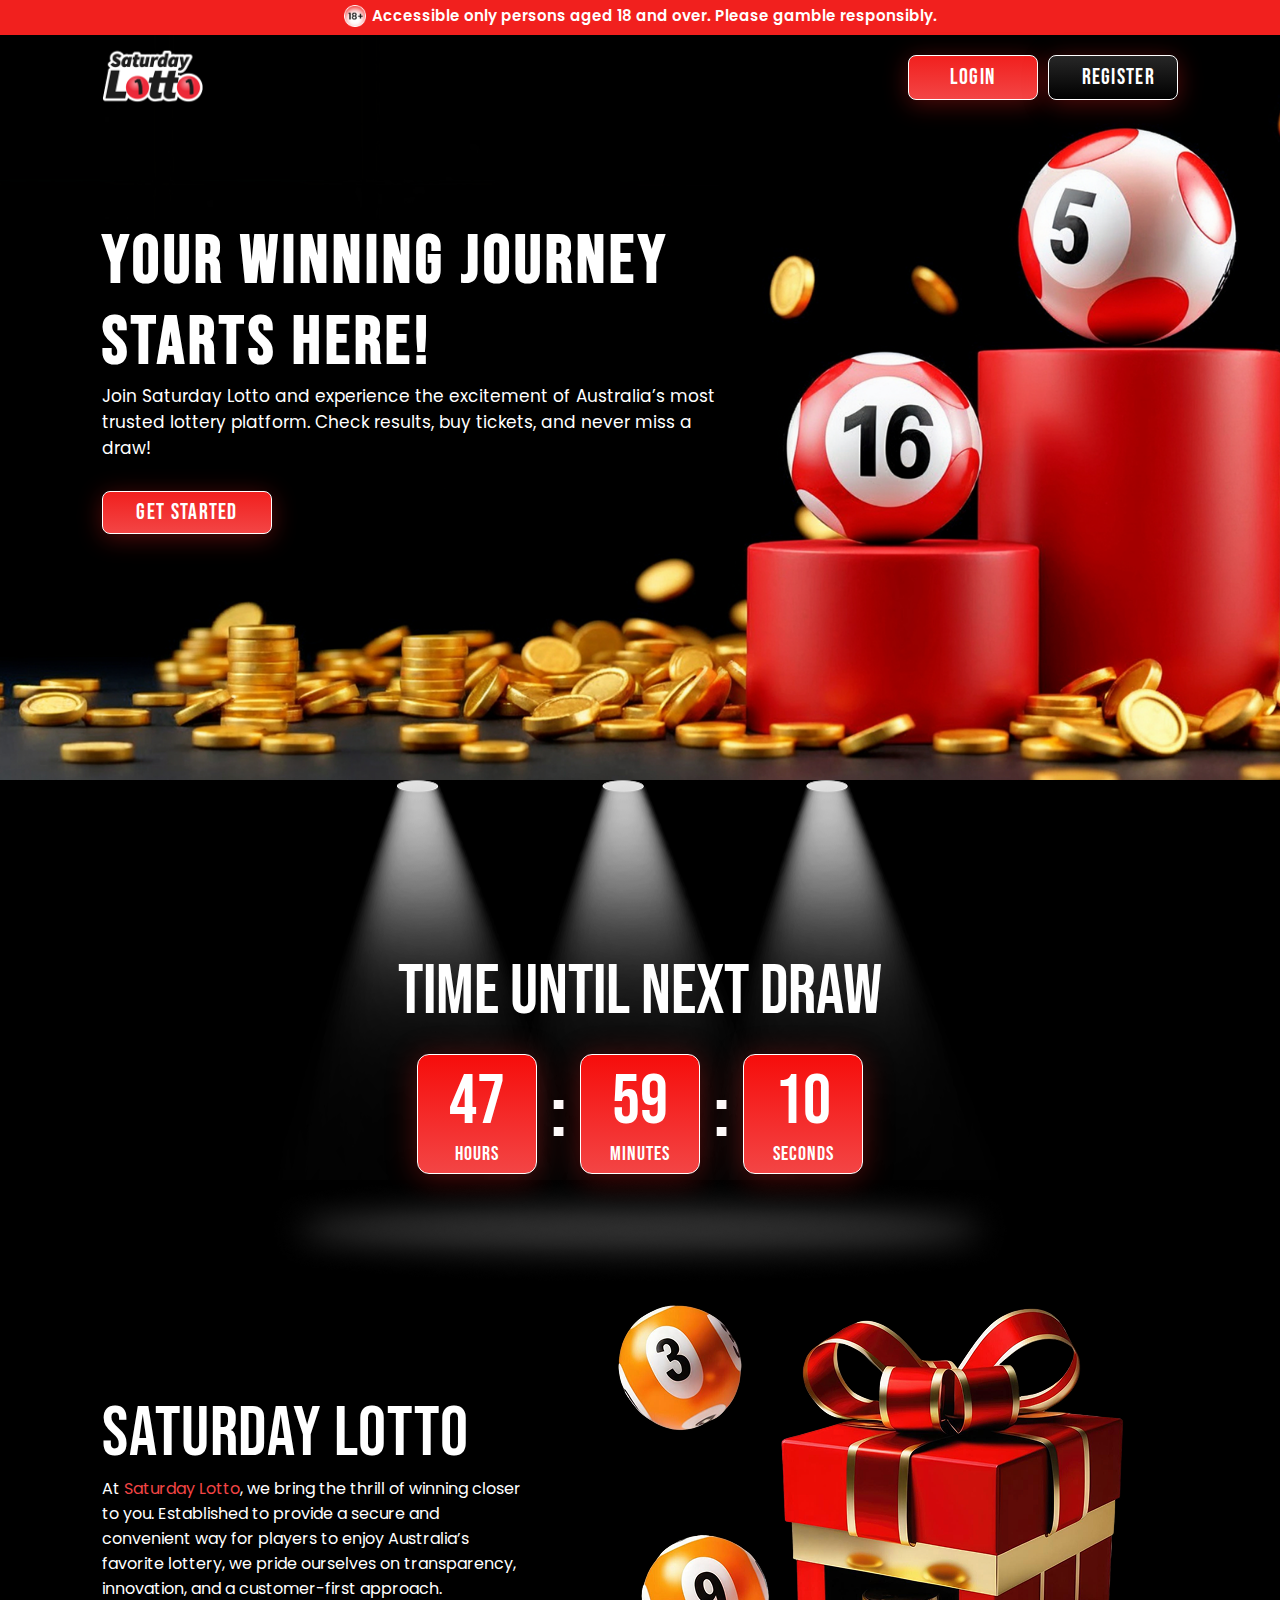
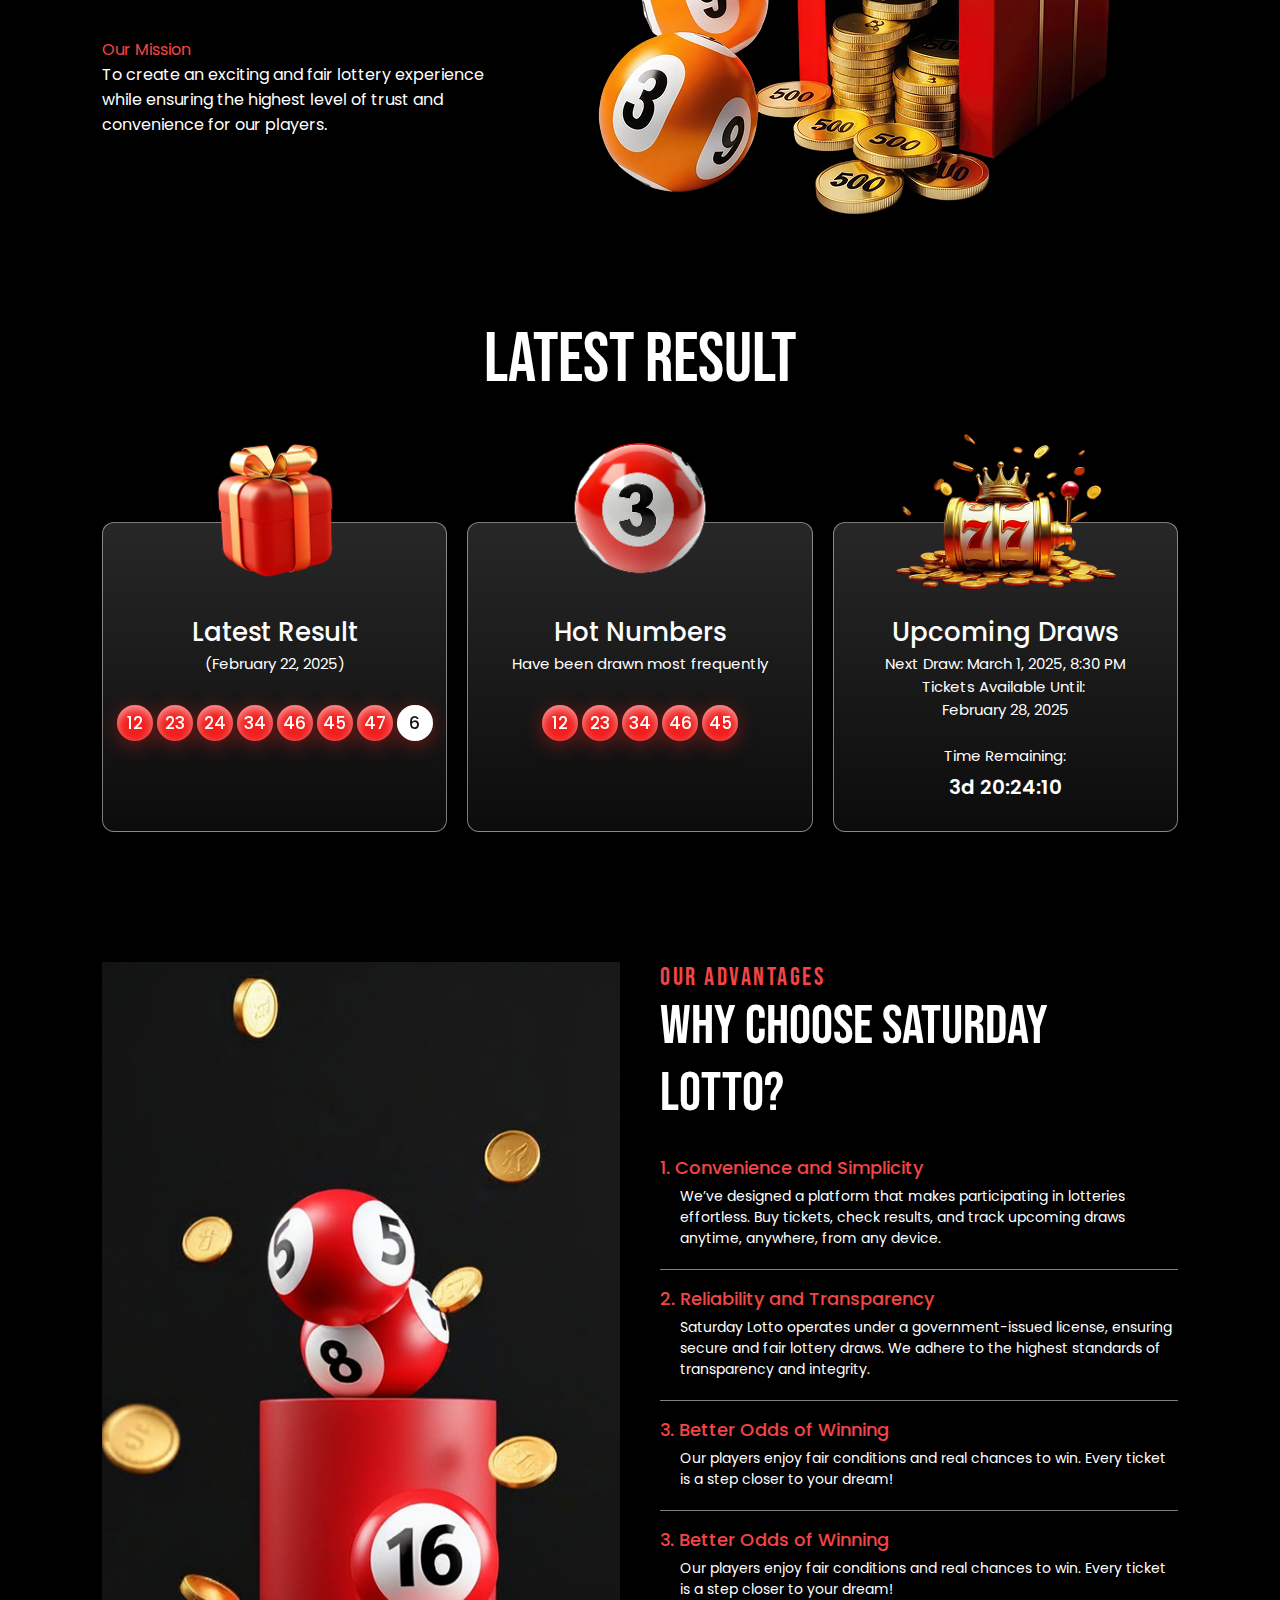
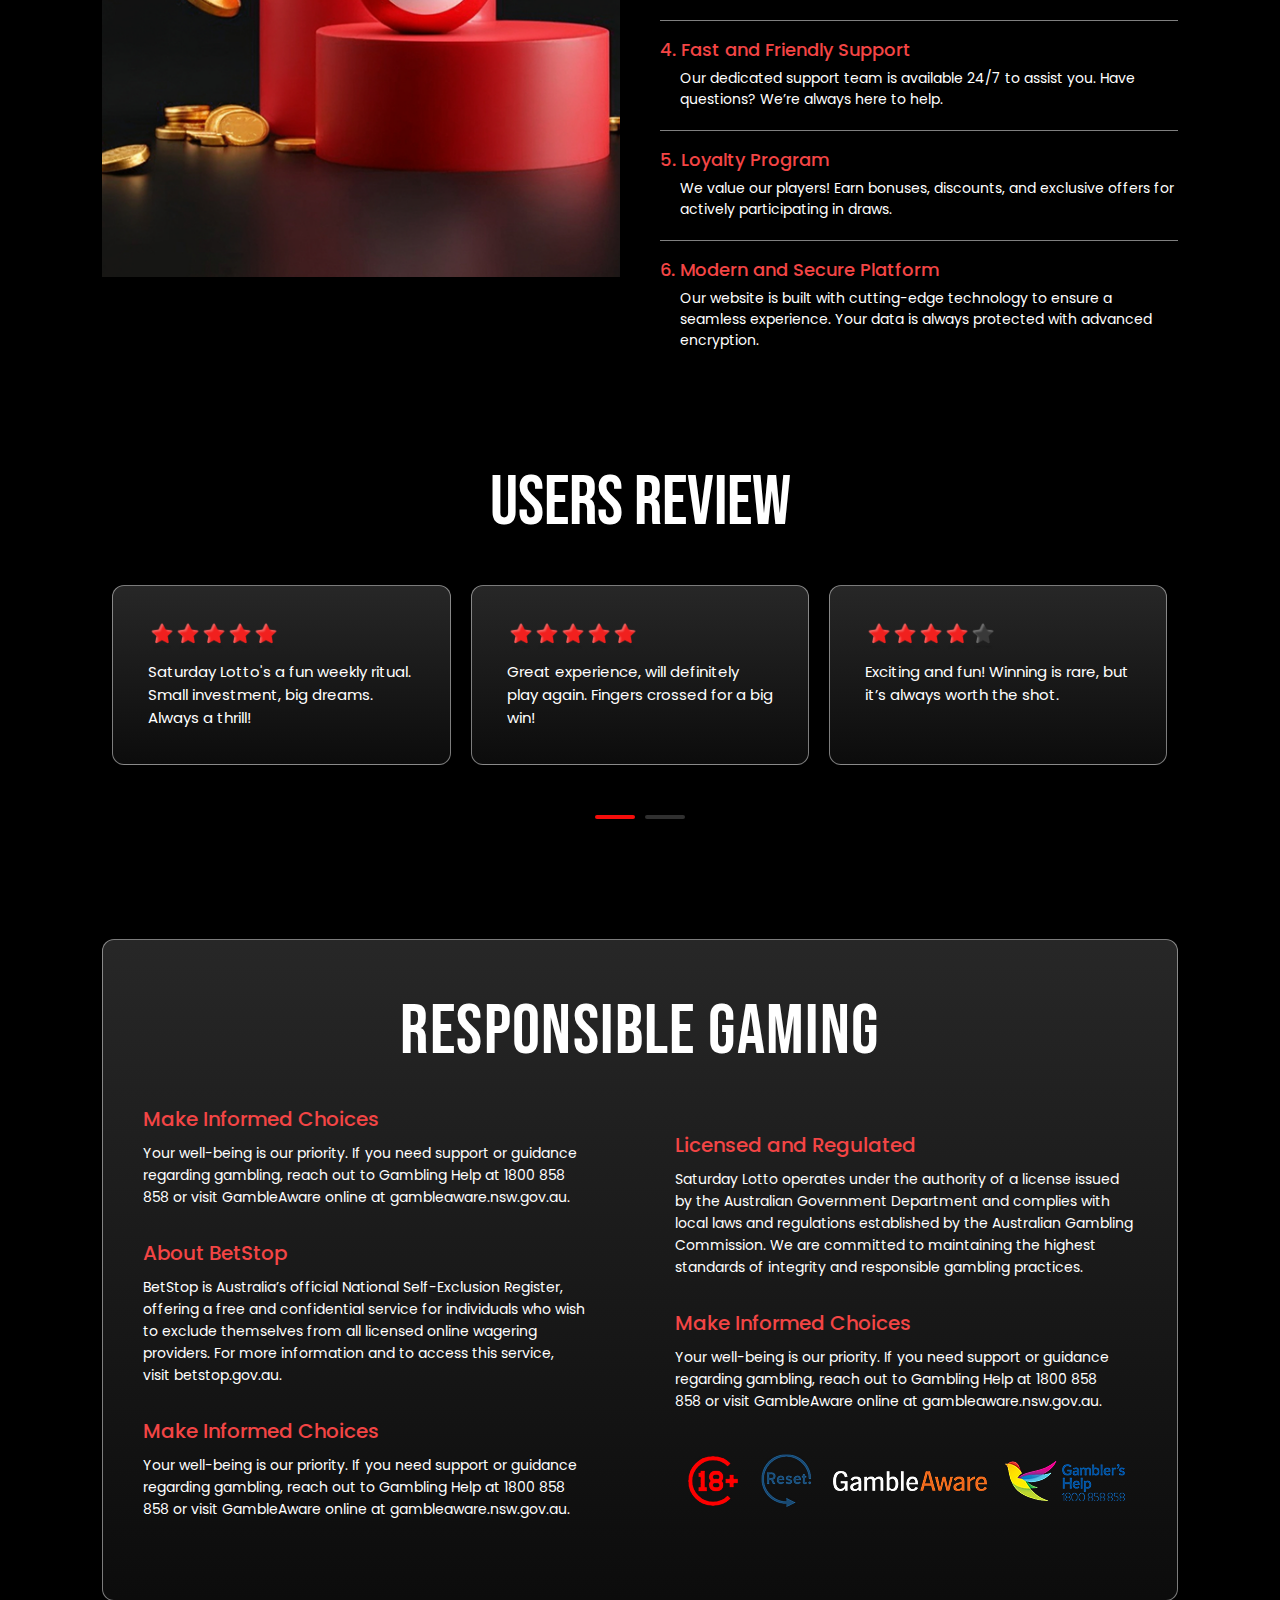
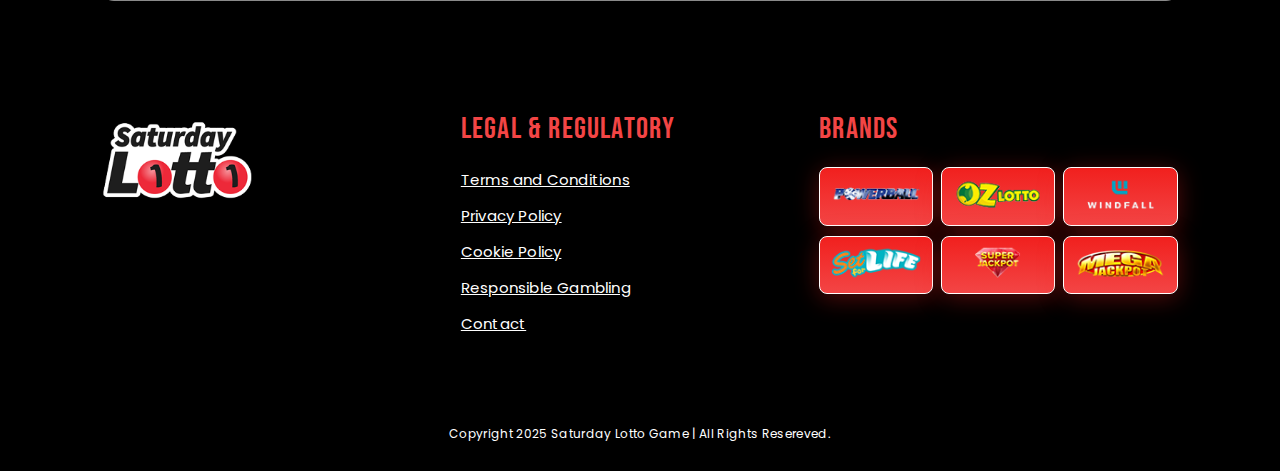
<file: index.html>
<!DOCTYPE html>
<html lang="en">
    <head>
        <meta charset="utf-8">
        <meta http-equiv="X-UA-Compatible" content="IE=edge">
        <meta name="viewport" content="width=device-width, initial-scale=1">
        
        <title>Saturday Lotto - Play & Win Big in Australia</title>
        
        <meta name="description" content="Play Saturday Lotto and stand a chance to win life-changing jackpots. Check results, strategies, and tips for the best lottery experience in Australia.">
        <meta name="keywords" content="Saturday Lotto, Lotto Australia, Saturday Lotto results, play lottery, lottery jackpot, winning numbers">
        <meta name="author" content="Saturday Lotto">
        
        <meta property="og:title" content="Saturday Lotto - Play & Win Big in Australia">
        <meta property="og:description" content="Join Saturday Lotto for a chance to win huge prizes! Get the latest results, winning strategies, and exclusive lottery insights.">
        <meta property="og:image" content="https://saturdaylotto.com/images/lotto-banner.png">
        <meta property="og:url" content="https://saturdaylotto.com">
        <meta property="og:type" content="website">
        
        <meta name="twitter:card" content="summary_large_image">
        <meta name="twitter:title" content="Saturday Lotto - Play & Win Big in Australia">
        <meta name="twitter:description" content="Check the latest Saturday Lotto results, strategies, and winning tips to boost your chances of hitting the jackpot.">
        <meta name="twitter:image" content="https://saturdaylotto.com/images/lotto-banner.jpg">
        
        <link rel="shortcut icon" href="images/fav-icon.png" type="image/x-icon">
        
        <link rel="stylesheet" href="css/style.css">
        <link rel="stylesheet" href="css/responsive.css">
        
        <link rel="preconnect" href="https://fonts.googleapis.com">
        <link rel="preconnect" href="https://fonts.gstatic.com" crossorigin>
        <link href="https://fonts.googleapis.com/css2?family=Bebas+Neue&family=Poppins:wght@100;200;300;400;500;600;700;800;900&display=swap" rel="stylesheet">
    </head>
    
    <body>
        <header class="header-section">
            <div class="warning-top-bar">
                <p><img src="images/waring-top-bar.png" alt="18+ Restriction Logo">Accessible only persons aged 18 and over. Please gamble responsibly.</p>
            </div>
            <div class="container">
                <div class="header-menu">
                    <div class="header-logo">
                        <a href="/">
                            <img src="images/saturday-logo.png" alt="Saturday Lotto Logo">
                        </a>
                    </div>
                    <div class="header-button">
                        <button class="login-btn" onclick="openLoginPopup()">Login</button>
                        <button class="signup-btn" onclick="openRegisterPopup()">Register</button>
                    </div>
                    <div id="registerPopup" class="popup-container">
                        <div class="popup">
                            <div class="popup-left"></div>
                            <div class="popup-right">
                                <span class="close-btn" onclick="closeRegisterPopup()">&times;</span>
                                <h2>REGISTER AN ACCOUNT</h2>
                                <p>Join thousands of users worldwide</p>
                                <form id="registerForm">
                                    <label>Full name</label>
                                    <input type="text" id="fullName" required>
                    
                                    <label>Email address</label>
                                    <input type="email" id="email" required>
                    
                                    <label>Password</label>
                                    <input type="password" id="password" required>
                                    <p class="password-info">Use 8+ characters with a mix of letters, numbers & symbols</p>
                    
                                    <label>Confirm Password</label>
                                    <input type="password" id="confirmPassword" required><br>
                    
                                    <label class="checkbox-container">
                                        <input type="checkbox" id="ageConfirm" required> I confirm that I am 18 years older
                                    </label>
                                    <label class="checkbox-container">
                                        <input type="checkbox" id="termsConfirm" required> I agree to the Terms of Service and Privacy
                                    </label>
                    
                                    <button type="submit" class="register-btn">REGISTER NOW</button>
                                </form>
                                <p class="have-account">Already have an account? <a href="#" onclick="openLoginPopup()">Log in</a></p>
                            </div>
                        </div>
                    </div>
                    <div id="loginPopup" class="popup-container">
                        <div class="popup">
                            <div class="popup-left-login"></div>
                            <div class="popup-right">
                                <span class="close-btn" onclick="closeLoginPopup()">&times;</span>
                                <h2>Log in to your account</h2>
                                <p>Join thousands of users worldwide</p>
                                <form id="loginForm">
                                    <label>Email address</label>
                                    <input type="email" id="loginEmail" required>
                    
                                    <label>Password</label>
                                    <input type="password" id="loginPassword" required>
                    
                                    <button type="submit" class="register-btn">LOGIN</button>
                                </form>
                                <p class="have-account"><a href="#" onclick="openForgotPasswordPopup()">Forgot Password?</a></p>
                                <p class="have-account">Don't have an account? <a href="#" onclick="openRegisterPopup()">Register</a></p>
                            </div>
                        </div>
                    </div>
                    <div id="forgotPasswordPopup" class="popup-container">
                        <div class="popup">
                            <div class="popup-left-login"></div>
                            <div class="popup-right">
                                <span class="close-btn" onclick="closeForgotPasswordPopup()">&times;</span>
                                <h2>RESET PASSWORD</h2>
                                <p>Enter your email to receive a reset link</p>
                                <form id="forgotPasswordForm">
                                    <label>Email address</label>
                                    <input type="email" id="forgotPasswordEmail" required>
                    
                                    <button type="submit" class="register-btn">SEND RESET LINK</button>
                                </form>
                                <p class="have-account"><a href="#" onclick="openLoginPopup()">Back to Login</a></p>
                            </div>
                        </div>
                    </div>
                    <style>
                        .popup-container {
                            display: none;
                            position: fixed;
                            top: 0;
                            left: 0;
                            width: 100%;
                            height: 100%;
                            background: rgba(0, 0, 0, 0.7);
                            justify-content: center;
                            align-items: center;
                            z-index: 999;
                        }
                        .popup {
                            display: flex;
                            width: 1000px;
                            background: #fff;
                            border-radius: 8px;
                            overflow: hidden;
                        }
                        .popup-left {
                            width: 50%;
                            background: url('images/register-bg.png') center/cover;
                            background-position: 85% 50%;
                        }
                        .popup-left-login {
                            width: 50%;
                            background: url('images/login-bg.png') center/cover;
                            background-position: 85% 50%;
                            min-height: 550px;
                        }
                        .popup-right {
                            width: 50%;
                            padding: 40px;
                            text-align: left;
                        }
                        .popup-right h2 {
                            color: #0C0C0C;
                            font-family: "Bebas Neue";
                            font-size: 40px;
                            font-weight: 500;
                            text-transform: uppercase;
                            padding-top: 15px;
                        }
                        .popup-right p {
                            color: #0C0C0C;
                            font-family: Poppins;
                            font-size: 15px;
                            font-weight: 400;
                            padding-bottom: 15px;
                        }
                        p.password-info {
                            color: #F1201E;
                            font-family: Poppins;
                            font-size: 11px;
                            font-style: normal;
                            font-weight: 400;
                            line-height: normal;
                            padding: 0px;
                        }
                        .close-btn {
                            font-size: 32px;
                            color: #333333;
                            float: right;
                            cursor: pointer;
                            font-weight: 600;
                        }
                        .close-btn:hover {
                            color: red;
                        }
                        form {
                            display: flex;
                            flex-direction: column;
                        }
                        label {
                            margin-top: 8px;
                            color: #0C0C0C;
                            font-family: Poppins;
                            font-size: 15px;
                        }
                        input {
                            width: 100%;
                            padding: 10px;
                            margin-top: 5px;
                            border-radius: 4px;
                            background: #E4E4E4;
                            border: none;
                            outline: none;
                        }
                        label.checkbox-container {
                            display: flex;
                            align-items: baseline;
                            gap: 4px;
                        }
                        input[type="checkbox"] {
                            width: 22px;
                            position: relative;
                            top: 2px;
                        }
                        .checkbox-container {
                            color: #0C0C0C;
                            font-family: Poppins;
                            font-size: 14px;
                            font-style: normal;
                            font-weight: 400;
                            line-height: normal;
                        }
                        button.register-btn {
                            border-radius: 8px;
                            background: linear-gradient(180deg, #F1201E 0%, #F34545 100%);
                            padding: 7px;
                            margin-top: 15px;
                            cursor: pointer;
                            border: none;
                            color: #FFF;
                            font-family: "Bebas Neue";
                            font-size: 22px;
                            font-weight: 500;
                            letter-spacing: 1.15px;
                            margin-top: 25px;
                        }
                        button.register-btn:hover {
                            background: linear-gradient(180deg, #F1201E 0%, #ec3b3b 100%);
                        }
                        p.have-account {
                            color: #0C0C0C;
                            font-family: Poppins;
                            font-size: 14px;
                            text-align: center;
                            padding-top: 25px;
                        }
                        .have-account > a {
                            color: #F1201E;
                            text-decoration: underline;
                            cursor: pointer;
                        }
                        @media (max-width: 768px) {
                            .popup {
                                flex-direction: column;
                                width: 90%;
                            }

                            .popup-left,
                            .popup-left-login {
                                display: none;
                            }

                            .popup-right {
                                width: 100%;
                            }
                            .popup-right h2 {
                                font-size: 32px;
                                line-height: normal;
                                padding-top: 15px;
                            }
                            button.register-btn {
                                margin-top: 10px;
                            }
                            p.have-account {
                                padding: 15px 0px 0px 0px;
                            }
                            .popup-right {
                                padding: 30px 20px;
                            }
                            .close-btn {
                                left: 0px;
                            }
                        }
                    </style>
                    <script>
                        function openRegisterPopup() {
                            closeAllPopups();
                            document.getElementById("registerPopup").style.display = "flex";
                        }
                    
                        function closeRegisterPopup() {
                            document.getElementById("registerPopup").style.display = "none";
                        }
                    
                        function openLoginPopup() {
                            closeAllPopups();
                            document.getElementById("loginPopup").style.display = "flex";
                        }
                    
                        function closeLoginPopup() {
                            document.getElementById("loginPopup").style.display = "none";
                        }
                    
                        function openForgotPasswordPopup() {
                            closeAllPopups();
                            document.getElementById("forgotPasswordPopup").style.display = "flex";
                        }
                    
                        function closeForgotPasswordPopup() {
                            document.getElementById("forgotPasswordPopup").style.display = "none";
                        }
                    
                        function closeAllPopups() {
                            document.getElementById("registerPopup").style.display = "none";
                            document.getElementById("loginPopup").style.display = "none";
                            document.getElementById("forgotPasswordPopup").style.display = "none";
                        }
                    
                        window.onclick = function(event) {
                            if (event.target.classList.contains("popup-container")) {
                                closeAllPopups();
                            }
                        };
                    </script>
                </div>
                <div class="banner-context">
                    <h1>Your Winning Journey Starts Here!</h1>
                    <p>Join Saturday Lotto and experience the excitement of Australia’s most trusted lottery platform. Check results, buy tickets, and never miss a draw!</p>
                    <a>
                        <button class="banner-btn" onclick="openRegisterPopup()">Get Started</button>
                    </a>
                </div>
            </div>
        </header>
        <main>
            <section class="timing-section"> 
                <div class="container">
                    <div class="title-heading">
                        <h2>Time Until Next Draw</h2>
                    </div>
                    <div class="time-count-flex">
                        <div class="time-content">
                            <h3 id="hours">47</h3>
                            <p>hours</p>
                        </div>
                        <span class="colon">:</span>
                        <div class="time-content">
                            <h3 id="minutes">59</h3>
                            <p>minutes</p>
                        </div>
                        <span class="colon">:</span>
                        <div class="time-content">
                            <h3 id="seconds">10</h3>
                            <p>seconds</p>
                        </div>
                    </div>
                    
                    <div class="highlight-shadow">
                        <img src="images/highlight-shadow.png" alt="Highlight Shadow Image">
                    </div>
                </div>
            </section>
            <section class="about-section">
                <div class="container">
                    <div class="about-flex">
                        <div class="about-content">
                            <h2>Saturday Lotto</h2>
                            <p>At <span>Saturday Lotto</span>, we bring the thrill of winning closer to you. Established to provide a secure and convenient way for players to enjoy Australia’s favorite lottery, we pride ourselves on transparency, innovation, and a customer-first approach.</p><br> <br>
                            <p><span>Our Mission</span> <br>To create an exciting and fair lottery experience while ensuring the highest level of trust and convenience for our players.</p>
                        </div>
                        <div class="about-img">
                            <img src="images/red-box-coin-about.png" alt="Red Box with full of coins image">
                        </div>
                    </div>
                </div>
            </section>
            <section class="result-section">
                <div class="container">
                    <div class="result-title">
                        <h2>Latest Result</h2>
                    </div>
                    <div class="result-flex">
                        <div class="result-card">
                            <div class="result-img">
                                <img src="images/Latest-Result.png" alt="Latest Result">
                            </div>
                            <div class="result-card-content">
                                <h3>Latest Result</h3>
                                <p>(February 22, 2025)</p>
                                <div class="lotto-num">
                                    <span>12</span>
                                    <span>23</span>
                                    <span>24</span>
                                    <span>34</span>
                                    <span>46</span>
                                    <span>45</span>
                                    <span>47</span>
                                    <span class="lotto-num-w">6</span>
                                </div>
                            </div>
                        </div>
                        <div class="result-card">
                            <div class="result-img">
                                <img src="images/Hot-Numbers.png" class="result-img-2" alt="Hot Numbers">
                            </div>
                            <div class="result-card-content">
                                <h3>Hot Numbers</h3>
                                <p>Have been drawn most frequently</p>
                                <div class="lotto-num">
                                    <span>12</span>
                                    <span>23</span>
                                    <span>34</span>
                                    <span>46</span>
                                    <span>45</span>
                                </div>
                            </div>
                        </div>
                        <div class="result-card">
                            <div class="result-img">
                                <img src="images/Upcoming-Draws.png" class="result-img-3" alt="Upcoming Draws">
                            </div>
                            <div class="result-card-content">
                                <h3>Upcoming Draws</h3>
                                <p>Next Draw: March 1, 2025, 8:30 PM  <br>
                                    Tickets Available Until:  <br>
                                    February 28, 2025 <br> <br>
                                    
                                    Time Remaining: <br>
                                    <span class="time-result">3d 20:24:10</span></p>
                            </div>
                        </div>
                    </div>
                </div>
            </section>
            <section class="faq-section">
                <div class="container">
                    <div class="faq-flex">
                        <div class="faq-img-area">
                            <img src="images/faq-bg-img.png" alt="Saturday Lotto FAQ Image">
                        </div>
                        <div class="faq-context">
                            <div class="faq-title-part">
                                <small>Our Advantages</small>
                                <h2>Why Choose Saturday Lotto?</h2>
                            </div>
                            <div class="faq-part">
                                <ul>
                                    <li>
                                        <h3>1. Convenience and Simplicity</h3>
                                        <p>We’ve designed a platform that makes participating in lotteries effortless. Buy tickets, check results, and track upcoming draws anytime, anywhere, from any device.</p>
                                    </li>
                                    <li>
                                        <h3>2. Reliability and Transparency</h3>
                                        <p>Saturday Lotto operates under a government-issued license, ensuring secure and fair lottery draws. We adhere to the highest standards of transparency and integrity.</p>
                                    </li>
                                    <li>
                                        <h3>3. Better Odds of Winning</h3>
                                        <p>Our players enjoy fair conditions and real chances to win. Every ticket is a step closer to your dream!</p>
                                    </li>
                                    <li>
                                        <h3>3. Better Odds of Winning</h3>
                                        <p>Our players enjoy fair conditions and real chances to win. Every ticket is a step closer to your dream!</p>
                                    </li>
                                    <li>
                                        <h3>4. Fast and Friendly Support</h3>
                                        <p>Our dedicated support team is available 24/7 to assist you. Have questions? We’re always here to help.</p>
                                    </li>
                                    <li>
                                        <h3>5. Loyalty Program</h3>
                                        <p>We value our players! Earn bonuses, discounts, and exclusive offers for actively participating in draws.</p>
                                    </li>
                                    <li>
                                        <h3>6. Modern and Secure Platform</h3>
                                        <p>Our website is built with cutting-edge technology to ensure a seamless experience. Your data is always protected with advanced encryption.</p>
                                    </li>
                                </ul>
                            </div>
                        </div>
                    </div>
                </div>
            </section>
            <section class="review-section">
                <div class="container">
                    <div class="review-title">
                        <h2>USERS REVIEW</h2>
                    </div>
                    <div class="review-slider-container">
                        <div class="review-slider-flex" id="reviewSlider">
                            <div class="review-card">
                                <ul>
                                    <li><img src="images/star.png" alt="Star Icon"></li>
                                    <li><img src="images/star.png" alt="Star Icon"></li>
                                    <li><img src="images/star.png" alt="Star Icon"></li>
                                    <li><img src="images/star.png" alt="Star Icon"></li>
                                    <li><img src="images/star.png" alt="Star Icon"></li>
                                </ul>
                                <p>Saturday Lotto's a fun weekly ritual. Small investment, big dreams. Always a thrill!</p>
                            </div>
                            <div class="review-card">
                                <ul>
                                    <li><img src="images/star.png" alt="Star Icon"></li>
                                    <li><img src="images/star.png" alt="Star Icon"></li>
                                    <li><img src="images/star.png" alt="Star Icon"></li>
                                    <li><img src="images/star.png" alt="Star Icon"></li>
                                    <li><img src="images/star.png" alt="Star Icon"></li>
                                </ul>
                                <p>Great experience, will definitely play again. Fingers crossed for a big win!</p>
                            </div>
                            <div class="review-card">
                                <ul>
                                    <li><img src="images/star.png" alt="Star Icon"></li>
                                    <li><img src="images/star.png" alt="Star Icon"></li>
                                    <li><img src="images/star.png" alt="Star Icon"></li>
                                    <li><img src="images/star.png" alt="Star Icon"></li>
                                    <li><img src="images/star-black.png" alt="Star Icon"></li>
                                </ul>
                                <p>Exciting and fun! Winning is rare, but it’s always worth the shot.</p>
                            </div>
                            <div class="review-card">
                                <ul>
                                    <li><img src="images/star.png" alt="Star Icon"></li>
                                    <li><img src="images/star.png" alt="Star Icon"></li>
                                    <li><img src="images/star.png" alt="Star Icon"></li>
                                    <li><img src="images/star.png" alt="Star Icon"></li>
                                    <li><img src="images/star.png" alt="Star Icon"></li>
                                </ul>
                                <p>Thrilling and enjoyable! Winning doesn’t happen often, but it’s always worth taking the chance.</p>
                            </div>
                        </div>
                    </div>
                    <div class="slider-button">
                        <div class="button-pre" id="prevBtn"></div>
                        <div class="button-next" id="nextBtn"></div>
                    </div>
                </div>
            </section>
            <section class="responsibile-section">
                <div class="container">
                    <div class="game-bg">
                        <div class="gaming-title">
                            <h2>Responsible Gaming</h2>
                        </div>
                        <div class="game-flex">
                            <div class="game-context">
                                <h3>Make Informed Choices</h3>
                                <p>Your well-being is our priority. If you need support or guidance regarding gambling, reach out to Gambling Help at 1800 858 858 or visit GambleAware online at gambleaware.nsw.gov.au.</p>
                                <h3>About BetStop</h3>
                                <p>BetStop is Australia’s official National Self-Exclusion Register, offering a free and confidential service for individuals who wish to exclude themselves from all licensed online wagering providers. For more information and to access this service, visit betstop.gov.au.</p>
                                <h3>Make Informed Choices</h3>
                                <p>Your well-being is our priority. If you need support or guidance regarding gambling, reach out to Gambling Help at 1800 858 858 or visit GambleAware online at gambleaware.nsw.gov.au.</p>
                            </div> 
                            <div class="game-context">
                                <h3>Licensed and Regulated</h3>
                                <p>Saturday Lotto operates under the authority of a license issued by the Australian Government Department and complies with local laws and regulations established by the Australian Gambling Commission. We are committed to maintaining the highest standards of integrity and responsible gambling practices.</p>
                                <h3>Make Informed Choices</h3>
                                <p>Your well-being is our priority. If you need support or guidance regarding gambling, reach out to Gambling Help at 1800 858 858 or visit GambleAware online at gambleaware.nsw.gov.au.</p>
                                <ul>
                                    <li>
                                        <a>
                                            <img src="images/f-logo-1.png" alt="18+ Gambling Warning logo icon">
                                        </a>
                                    </li>
                                    <li>
                                        <a href="https://resetapp.com.au/" target="_blank" rel="noopener noreferrer">
                                            <img src="images/f-logo-2.png" alt="Reset App logo for responsible gambling">
                                        </a>
                                    </li>
                                    <li>
                                        <a href="https://www.gambleaware.org/"target="_blank" rel="noopener noreferrer">
                                            <img src="images/f-logo-3.png" alt="Gamble Aware logo for gambling support">
                                        </a>
                                    </li>
                                    <li>
                                        <a href="https://gamblershelp.com.au/"target="_blank" rel="noopener noreferrer">
                                            <img src="images/f-logo-4.png"  alt="Gamblers Help logo for gambling assistance">
                                        </a>
                                    </li>
                                </ul>
                            </div>
                        </div>
                    </div>
                </div>
            </section>
        </main>
        <footer class="footer-section">
            <div class="container">
                <div class="contact-flex">
                    <div class="footer-logo">
                        <img src="images/saturday-logo.png" alt="Saturday Lotto Logo">
                    </div>
                    <div class="useful-links">
                        <h3 class="footer-title-h3">Legal & Regulatory</h3>
                        <ul>
                            <li>
                                <a href="terms.html">Terms and Conditions</a>
                            </li>
                            <li>
                                <a href="privacy-policy.html">Privacy Policy</a>
                            </li>
                            <li>
                                <a href="cookie-policy.html">Cookie Policy</a>
                            </li>
                            <li>
                                <a href="responsible-gaming.html">Responsible Gambling</a>
                            </li>
                            <li>
                                <a href="mailto:support@saturdaylotto.com">Contact</a>
                            </li>
                        </ul>
                    </div>
                    <div class="footer-brands">
                        <h3 class="footer-title-h3">brands</h3>
                        <ul>
                            <li>
                                <div class="red-bg-footer">
                                    <img src="images/brand-logo-1.png">
                                </div>
                            </li>
                            <li>
                                <div class="red-bg-footer">
                                    <img src="images/brand-logo-2.png">
                                </div>
                            </li>
                            <li>
                                <div class="red-bg-footer">
                                    <img src="images/brand-logo-3.png">
                                </div>
                            </li>
                            <li>
                                <div class="red-bg-footer">
                                    <img src="images/brand-logo-4.png">
                                </div>
                            </li>
                            <li>
                                <div class="red-bg-footer">
                                    <img src="images/brand-logo-5.png">
                                </div>
                            </li>
                            <li>
                                <div class="red-bg-footer">
                                    <img src="images/brand-logo-6.png">
                                </div>
                            </li>
                        </ul>
                    </div>
                </div>
                <div class="copyright">
                    <p>Copyright 2025 Saturday Lotto Game | All Rights Resereved.</p>
                </div>
            </div>
        </footer>

        <script>
            document.addEventListener("DOMContentLoaded", function () {
                function startCountdown(duration) {
                    const hoursEl = document.getElementById("hours");
                    const minutesEl = document.getElementById("minutes");
                    const secondsEl = document.getElementById("seconds");

                    function setNewEndTime() {
                        let newEndTime = Date.now() + duration * 1000;
                        localStorage.setItem("countdownEndTime", newEndTime);
                        return newEndTime;
                    }

                    let endTime = localStorage.getItem("countdownEndTime");
                    if (!endTime || Date.now() > parseInt(endTime)) {
                        endTime = setNewEndTime();
                    } else {
                        endTime = parseInt(endTime);
                    }

                    function updateCountdown() {
                        let remainingTime = Math.max(0, Math.floor((endTime - Date.now()) / 1000));
                        let hours = Math.floor(remainingTime / 3600);
                        let minutes = Math.floor((remainingTime % 3600) / 60);
                        let seconds = remainingTime % 60;

                        hoursEl.textContent = hours.toString().padStart(2, '0');
                        minutesEl.textContent = minutes.toString().padStart(2, '0');
                        secondsEl.textContent = seconds.toString().padStart(2, '0');

                        if (remainingTime <= 0) {
                            endTime = setNewEndTime();
                        }
                    }

                    setInterval(updateCountdown, 1000);
                    updateCountdown();
                }

                let countdownDuration = (47 * 3600) + (59 * 60) + 10;
                startCountdown(countdownDuration);
            });
        </script>
        </script>
        <script>
            let currentIndex = 0;
            const reviews = document.getElementById("reviewSlider");
            const totalReviews = document.querySelectorAll(".review-card").length;
            const slidesToShow = window.innerWidth <= 768 ? 1 : window.innerWidth <= 1024 ? 2 : 3;

            function updateSlider() {
                const slideWidth = document.querySelector(".review-card").offsetWidth;
                reviews.style.transform = `translateX(-${currentIndex * slideWidth}px)`;
            }

            document.getElementById("nextBtn").addEventListener("click", () => {
                if (currentIndex < totalReviews - slidesToShow) {
                    currentIndex++;
                } else {
                    currentIndex = 0;
                }
                updateSlider();
            });

            document.getElementById("prevBtn").addEventListener("click", () => {
                if (currentIndex > 0) {
                    currentIndex--;
                } else {
                    currentIndex = totalReviews - slidesToShow;
                }
                updateSlider();
            });
        </script>
    </body>
</html>
</file>
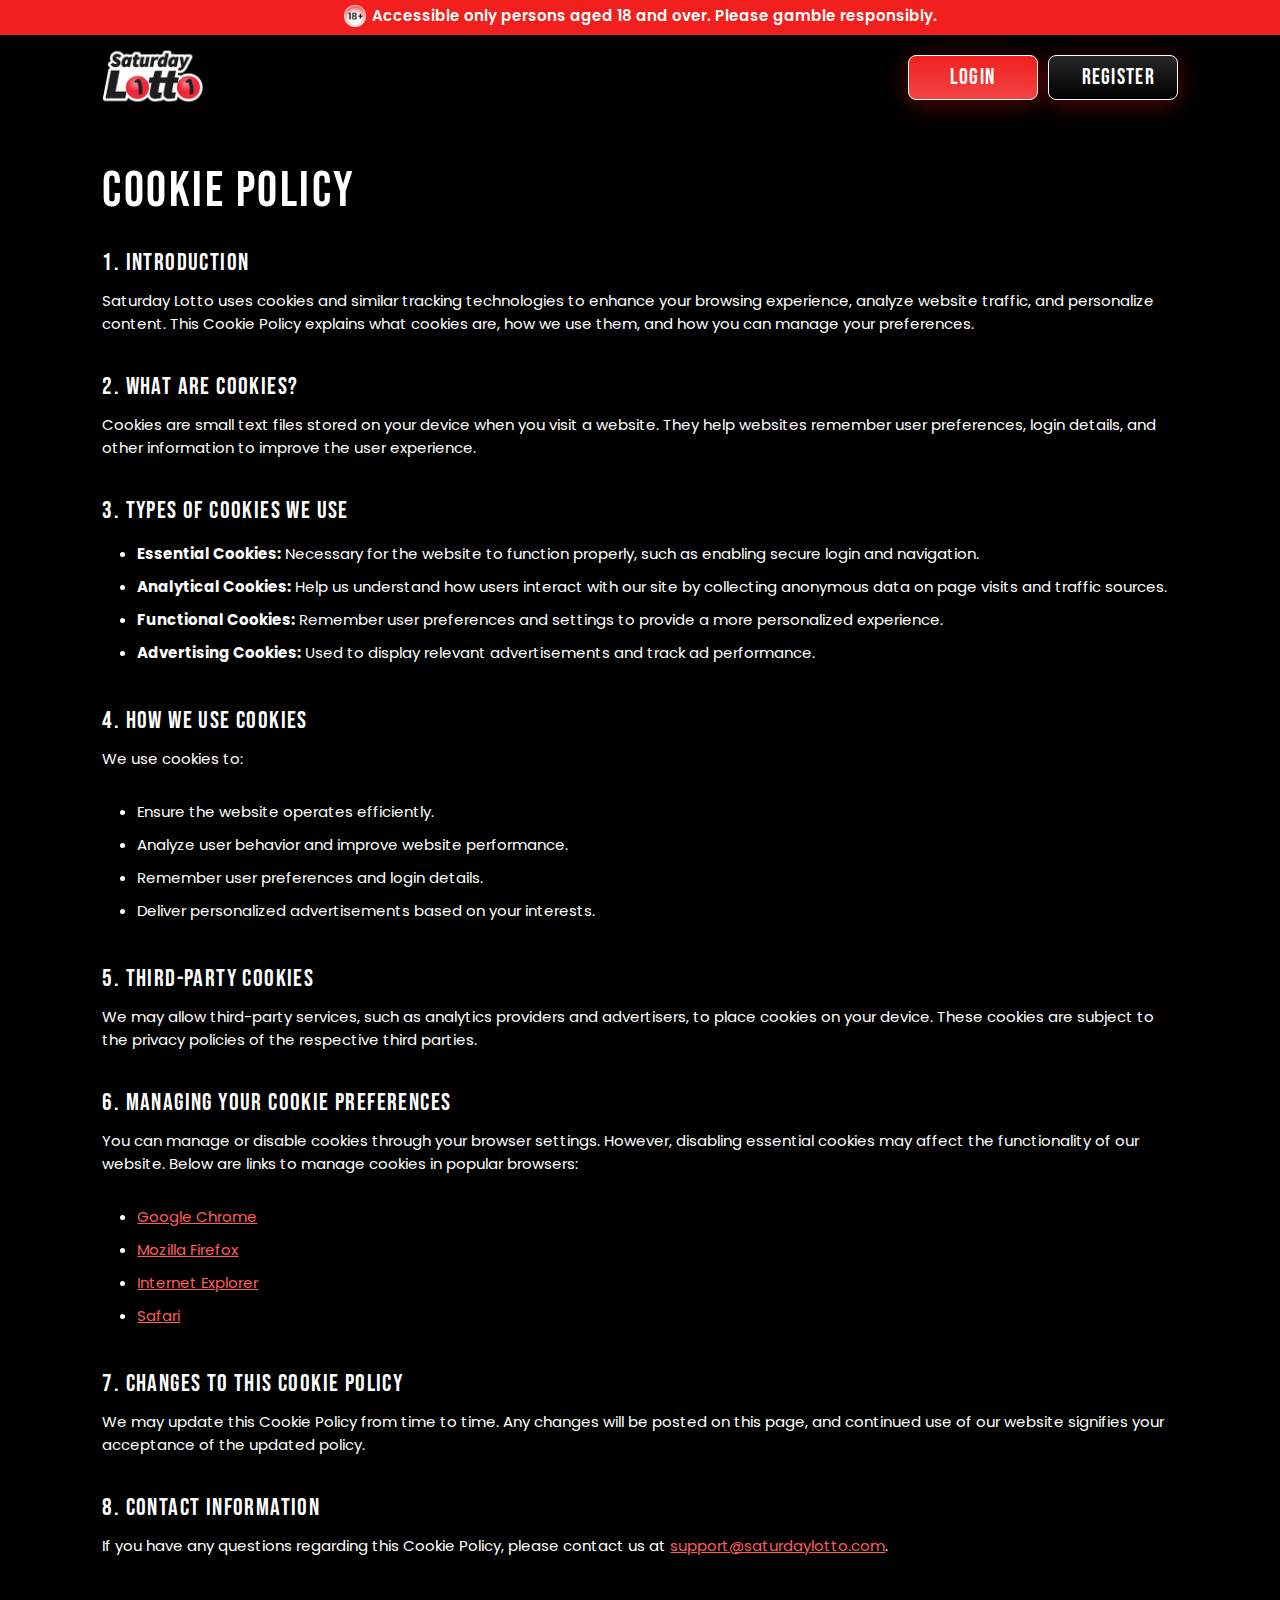
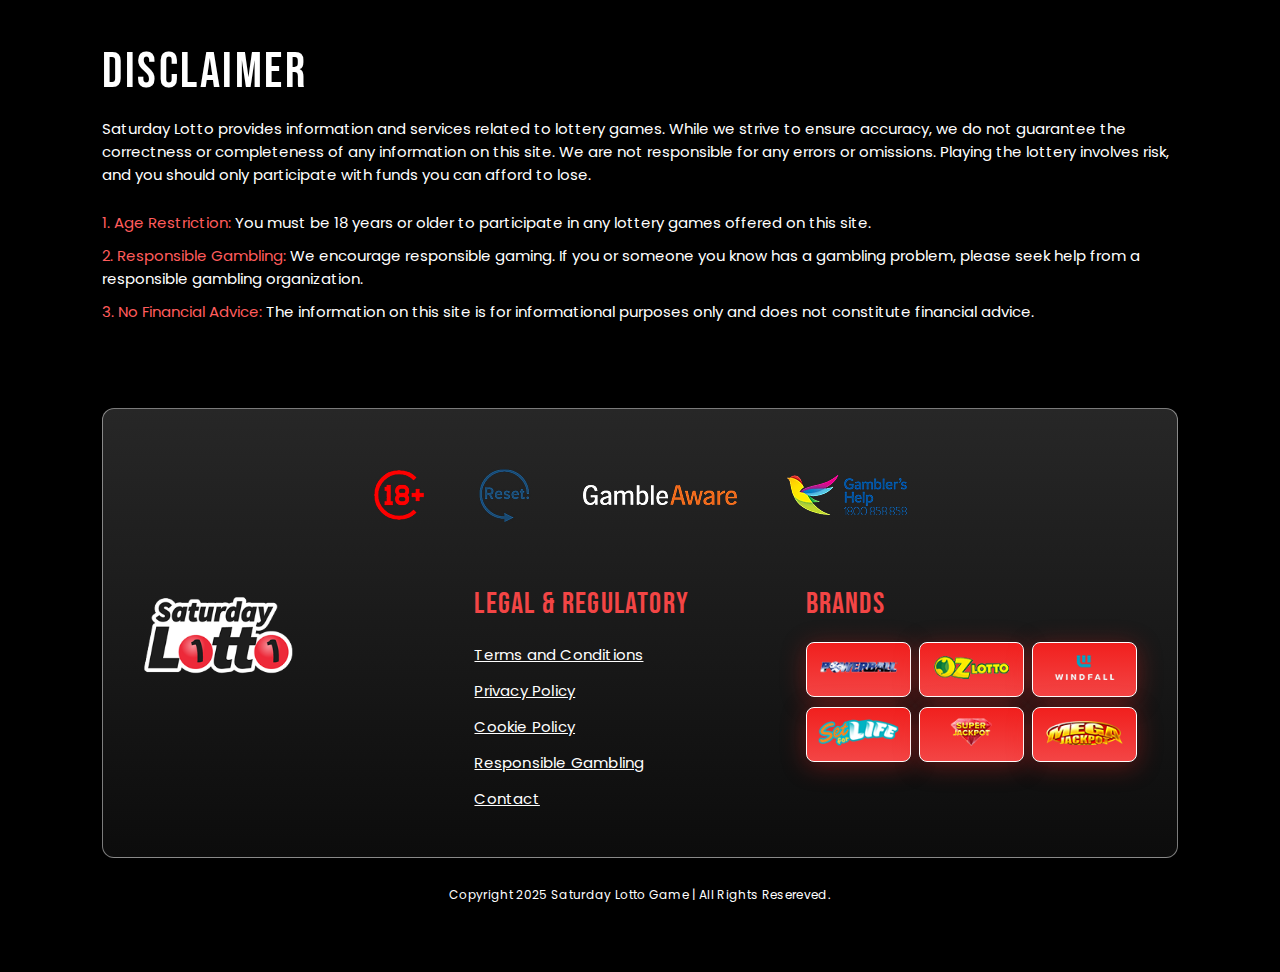
<file: cookie-policy.html>
<!DOCTYPE html>
<html lang="en">
    <head>
        <meta charset="utf-8">
        <meta http-equiv="X-UA-Compatible" content="IE=edge">
        <meta name="viewport" content="width=device-width, initial-scale=1">
        
        <title>Saturday Lotto - Play & Win Big in Australia</title>
        
        <meta name="description" content="Play Saturday Lotto and stand a chance to win life-changing jackpots. Check results, strategies, and tips for the best lottery experience in Australia.">
        <meta name="keywords" content="Saturday Lotto, Lotto Australia, Saturday Lotto results, play lottery, lottery jackpot, winning numbers">
        <meta name="author" content="Saturday Lotto">
        
        <meta property="og:title" content="Saturday Lotto - Play & Win Big in Australia">
        <meta property="og:description" content="Join Saturday Lotto for a chance to win huge prizes! Get the latest results, winning strategies, and exclusive lottery insights.">
        <meta property="og:image" content="https://saturdaylotto.com/images/lotto-banner.png">
        <meta property="og:url" content="https://saturdaylotto.com">
        <meta property="og:type" content="website">
        
        <meta name="twitter:card" content="summary_large_image">
        <meta name="twitter:title" content="Saturday Lotto - Play & Win Big in Australia">
        <meta name="twitter:description" content="Check the latest Saturday Lotto results, strategies, and winning tips to boost your chances of hitting the jackpot.">
        <meta name="twitter:image" content="https://saturdaylotto.com/images/lotto-banner.jpg">
        
        <link rel="shortcut icon" href="images/fav-icon.png" type="image/x-icon">
        
        <link rel="stylesheet" href="css/style.css">
        <link rel="stylesheet" href="css/responsive.css">
        
        <link rel="preconnect" href="https://fonts.googleapis.com">
        <link rel="preconnect" href="https://fonts.gstatic.com" crossorigin>
        <link href="https://fonts.googleapis.com/css2?family=Bebas+Neue&family=Poppins:wght@100;200;300;400;500;600;700;800;900&display=swap" rel="stylesheet">
    </head>
    <body>
        <header>
            <div class="warning-top-bar">
                <p><img src="images/waring-top-bar.png" alt="18+ Restriction Logo">Accessible only persons aged 18 and over. Please gamble responsibly.</p>
            </div>
            <div class="container">
                <div class="header-menu">
                    <div class="header-logo">
                        <a href="/">
                            <img src="images/saturday-logo.png" alt="Saturday Lotto Logo">
                        </a>
                    </div>
                    <div class="header-button">
                        <button class="login-btn" onclick="openLoginPopup()">Login</button>
                        <button class="signup-btn" onclick="openRegisterPopup()">Register</button>
                    </div>
                    <div id="registerPopup" class="popup-container">
                        <div class="popup">
                            <div class="popup-left"></div>
                            <div class="popup-right">
                                <span class="close-btn" onclick="closeRegisterPopup()">&times;</span>
                                <h2>REGISTER AN ACCOUNT</h2>
                                <p>Join thousands of users worldwide</p>
                                <form id="registerForm">
                                    <label>Full name</label>
                                    <input type="text" id="fullName" required>
                    
                                    <label>Email address</label>
                                    <input type="email" id="email" required>
                    
                                    <label>Password</label>
                                    <input type="password" id="password" required>
                                    <p class="password-info">Use 8+ characters with a mix of letters, numbers & symbols</p>
                    
                                    <label>Confirm Password</label>
                                    <input type="password" id="confirmPassword" required><br>
                    
                                    <label class="checkbox-container">
                                        <input type="checkbox" id="ageConfirm" required> I confirm that I am 18 years older
                                    </label>
                                    <label class="checkbox-container">
                                        <input type="checkbox" id="termsConfirm" required> I agree to the Terms of Service and Privacy
                                    </label>
                    
                                    <button type="submit" class="register-btn">REGISTER NOW</button>
                                </form>
                                <p class="have-account">Already have an account? <a href="#" onclick="openLoginPopup()">Log in</a></p>
                            </div>
                        </div>
                    </div>
                    <div id="loginPopup" class="popup-container">
                        <div class="popup">
                            <div class="popup-left-login"></div>
                            <div class="popup-right">
                                <span class="close-btn" onclick="closeLoginPopup()">&times;</span>
                                <h2>Log in to your account</h2>
                                <p>Join thousands of users worldwide</p>
                                <form id="loginForm">
                                    <label>Email address</label>
                                    <input type="email" id="loginEmail" required>
                    
                                    <label>Password</label>
                                    <input type="password" id="loginPassword" required>
                    
                                    <button type="submit" class="register-btn">LOGIN</button>
                                </form>
                                <p class="have-account"><a href="#" onclick="openForgotPasswordPopup()">Forgot Password?</a></p>
                                <p class="have-account">Don't have an account? <a href="#" onclick="openRegisterPopup()">Register</a></p>
                            </div>
                        </div>
                    </div>
                    <div id="forgotPasswordPopup" class="popup-container">
                        <div class="popup">
                            <div class="popup-left-login"></div>
                            <div class="popup-right">
                                <span class="close-btn" onclick="closeForgotPasswordPopup()">&times;</span>
                                <h2>RESET PASSWORD</h2>
                                <p>Enter your email to receive a reset link</p>
                                <form id="forgotPasswordForm">
                                    <label>Email address</label>
                                    <input type="email" id="forgotPasswordEmail" required>
                    
                                    <button type="submit" class="register-btn">SEND RESET LINK</button>
                                </form>
                                <p class="have-account"><a href="#" onclick="openLoginPopup()">Back to Login</a></p>
                            </div>
                        </div>
                    </div>
                    <style>
                        .popup-container {
                            display: none;
                            position: fixed;
                            top: 0;
                            left: 0;
                            width: 100%;
                            height: 100%;
                            background: rgba(0, 0, 0, 0.7);
                            justify-content: center;
                            align-items: center;
                            z-index: 999;
                        }
                        .popup {
                            display: flex;
                            width: 1000px;
                            background: #fff;
                            border-radius: 8px;
                            overflow: hidden;
                        }
                        .popup-left {
                            width: 50%;
                            background: url('images/register-bg.png') center/cover;
                            background-position: 85% 50%;
                        }
                        .popup-left-login {
                            width: 50%;
                            background: url('images/login-bg.png') center/cover;
                            background-position: 85% 50%;
                            min-height: 550px;
                        }
                        .popup-right {
                            width: 50%;
                            padding: 40px;
                            text-align: left;
                        }
                        .popup-right h2 {
                            color: #0C0C0C;
                            font-family: "Bebas Neue";
                            font-size: 40px;
                            font-weight: 500;
                            text-transform: uppercase;
                            padding-top: 15px;
                        }
                        .popup-right p {
                            color: #0C0C0C;
                            font-family: Poppins;
                            font-size: 15px;
                            font-weight: 400;
                            padding-bottom: 15px;
                        }
                        p.password-info {
                            color: #F1201E;
                            font-family: Poppins;
                            font-size: 11px;
                            font-style: normal;
                            font-weight: 400;
                            line-height: normal;
                            padding: 0px;
                        }
                        .close-btn {
                            font-size: 32px;
                            color: #333;
                            float: right;
                            cursor: pointer;
                            font-weight: 600;
                        }
                        .close-btn:hover {
                            color: red;
                        }
                        form {
                            display: flex;
                            flex-direction: column;
                        }
                        label {
                            margin-top: 8px;
                            color: #0C0C0C;
                            font-family: Poppins;
                            font-size: 15px;
                        }
                        input {
                            width: 100%;
                            padding: 10px;
                            margin-top: 5px;
                            border-radius: 4px;
                            background: #E4E4E4;
                            border: none;
                            outline: none;
                        }
                        label.checkbox-container {
                            display: flex;
                            align-items: baseline;
                            gap: 4px;
                        }
                        input[type="checkbox"] {
                            width: 22px;
                            position: relative;
                            top: 2px;
                        }
                        .checkbox-container {
                            color: #0C0C0C;
                            font-family: Poppins;
                            font-size: 14px;
                            font-style: normal;
                            font-weight: 400;
                            line-height: normal;
                        }
                        button.register-btn {
                            border-radius: 8px;
                            background: linear-gradient(180deg, #F1201E 0%, #F34545 100%);
                            padding: 7px;
                            margin-top: 15px;
                            cursor: pointer;
                            border: none;
                            color: #FFF;
                            font-family: "Bebas Neue";
                            font-size: 22px;
                            font-weight: 500;
                            letter-spacing: 1.15px;
                            margin-top: 25px;
                        }
                        button.register-btn:hover {
                            background: linear-gradient(180deg, #F1201E 0%, #ec3b3b 100%);
                        }
                        p.have-account {
                            color: #0C0C0C;
                            font-family: Poppins;
                            font-size: 14px;
                            text-align: center;
                            padding-top: 25px;
                        }
                        .have-account > a {
                            color: #F1201E;
                            text-decoration: underline;
                            cursor: pointer;
                        }
                        @media (max-width: 768px) {
                            .popup {
                                flex-direction: column;
                                width: 90%;
                            }

                            .popup-left,
                            .popup-left-login {
                                display: none;
                            }

                            .popup-right {
                                width: 100%;
                            }
                            .popup-right h2 {
                                font-size: 32px;
                                line-height: normal;
                                padding-top: 15px;
                            }
                            button.register-btn {
                                margin-top: 10px;
                            }
                            p.have-account {
                                padding: 15px 0px 0px 0px;
                            }
                            .popup-right {
                                padding: 30px 20px;
                            }
                            .close-btn {
                                left: 0px;
                            }
                        }
                    </style>
                    <script>
                        function openRegisterPopup() {
                            closeAllPopups();
                            document.getElementById("registerPopup").style.display = "flex";
                        }
                    
                        function closeRegisterPopup() {
                            document.getElementById("registerPopup").style.display = "none";
                        }
                    
                        function openLoginPopup() {
                            closeAllPopups();
                            document.getElementById("loginPopup").style.display = "flex";
                        }
                    
                        function closeLoginPopup() {
                            document.getElementById("loginPopup").style.display = "none";
                        }
                    
                        function openForgotPasswordPopup() {
                            closeAllPopups();
                            document.getElementById("forgotPasswordPopup").style.display = "flex";
                        }
                    
                        function closeForgotPasswordPopup() {
                            document.getElementById("forgotPasswordPopup").style.display = "none";
                        }
                    
                        function closeAllPopups() {
                            document.getElementById("registerPopup").style.display = "none";
                            document.getElementById("loginPopup").style.display = "none";
                            document.getElementById("forgotPasswordPopup").style.display = "none";
                        }
                    
                        window.onclick = function(event) {
                            if (event.target.classList.contains("popup-container")) {
                                closeAllPopups();
                            }
                        };
                    </script>
                </div>
            </div>
        </header>
        <main>
            <section class="subpage-section">
                <div class="container">
                    <div class="subpage-context">
                        <h2>Cookie Policy</h2>
            
                        <h3>1. Introduction</h3>
                        <p>Saturday Lotto uses cookies and similar tracking technologies to enhance your browsing experience, analyze website traffic, and personalize content. This Cookie Policy explains what cookies are, how we use them, and how you can manage your preferences.</p>
            
                        <h3>2. What Are Cookies?</h3>
                        <p>Cookies are small text files stored on your device when you visit a website. They help websites remember user preferences, login details, and other information to improve the user experience.</p>
            
                        <h3>3. Types of Cookies We Use</h3>
                        <ul>
                            <li><strong>Essential Cookies:</strong> Necessary for the website to function properly, such as enabling secure login and navigation.</li>
                            <li><strong>Analytical Cookies:</strong> Help us understand how users interact with our site by collecting anonymous data on page visits and traffic sources.</li>
                            <li><strong>Functional Cookies:</strong> Remember user preferences and settings to provide a more personalized experience.</li>
                            <li><strong>Advertising Cookies:</strong> Used to display relevant advertisements and track ad performance.</li>
                        </ul>
            
                        <h3>4. How We Use Cookies</h3>
                        <p>We use cookies to:</p>
                        <ul>
                            <li>Ensure the website operates efficiently.</li>
                            <li>Analyze user behavior and improve website performance.</li>
                            <li>Remember user preferences and login details.</li>
                            <li>Deliver personalized advertisements based on your interests.</li>
                        </ul>
            
                        <h3>5. Third-Party Cookies</h3>
                        <p>We may allow third-party services, such as analytics providers and advertisers, to place cookies on your device. These cookies are subject to the privacy policies of the respective third parties.</p>
            
                        <h3>6. Managing Your Cookie Preferences</h3>
                        <p>You can manage or disable cookies through your browser settings. However, disabling essential cookies may affect the functionality of our website. Below are links to manage cookies in popular browsers:</p>
                        <ul>
                            <li><a href="https://support.google.com/chrome/answer/95647" target="_blank">Google Chrome</a></li>
                            <li><a href="https://support.mozilla.org/en-US/kb/enhanced-tracking-protection-firefox-desktop" target="_blank">Mozilla Firefox</a></li>
                            <li><a href="https://support.microsoft.com/en-us/help/17442/windows-internet-explorer-delete-manage-cookies" target="_blank">Internet Explorer</a></li>
                            <li><a href="https://support.apple.com/en-gb/guide/safari/sfri11471/mac" target="_blank">Safari</a></li>
                        </ul>
            
                        <h3>7. Changes to This Cookie Policy</h3>
                        <p>We may update this Cookie Policy from time to time. Any changes will be posted on this page, and continued use of our website signifies your acceptance of the updated policy.</p>
            
                        <h3>8. Contact Information</h3>
                        <p>If you have any questions regarding this Cookie Policy, please contact us at <a href="mailto:support@saturdaylotto.com">support@saturdaylotto.com</a>.</p>
                    </div>
                </div>
            </section>
            <section class="disclaimer-subpage">
                <div class="container">
                    <div class="disclaimer-context">
                        <h2>Disclaimer</h2>
                        <p>Saturday Lotto provides information and services related to lottery games. While we strive to ensure accuracy, we do not guarantee the correctness or completeness of any information on this site. We are not responsible for any errors or omissions. Playing the lottery involves risk, and you should only participate with funds you can afford to lose.</p>
                        <ul>
                            <li>
                                <p><span>1. Age Restriction:</span> You must be 18 years or older to participate in any lottery games offered on this site.
                                </p>
                            </li>
                            <li>
                                <p><span>2. Responsible Gambling:</span> We encourage responsible gaming. If you or someone you know has a gambling problem, please seek help from a responsible gambling organization.</p>
                            </li>
                            <li>
                                <p><span>3. No Financial Advice:</span> The information on this site is for informational purposes only and does not constitute financial advice.</p>
                            </li>
                        </ul>
                    </div>
                </div>
            </section>
        </main>
        <footer class="subpage-footer-section">
            <div class="container">
                <div class="subpage-footer-bg">
                    <ul class="subpage-brand-logos">
                        <li>
                            <a>
                                <img src="images/f-logo-1.png" alt="18+ Gambling Warning logo icon">
                            </a>
                        </li>
                        <li>
                            <a href="https://resetapp.com.au/" target="_blank" rel="noopener noreferrer">
                                <img src="images/f-logo-2.png" alt="Reset App logo for responsible gambling">
                            </a>
                        </li>
                        <li>
                            <a href="https://www.gambleaware.org/"target="_blank" rel="noopener noreferrer">
                                <img src="images/f-logo-3.png" alt="Gamble Aware logo for gambling support">
                            </a>
                        </li>
                        <li>
                            <a href="https://gamblershelp.com.au/"target="_blank" rel="noopener noreferrer">
                                <img src="images/f-logo-4.png"  alt="Gamblers Help logo for gambling assistance">
                            </a>
                        </li>
                    </ul>
                    <div class="contact-flex">
                        <div class="footer-logo">
                            <img src="images/saturday-logo.png" alt="Saturday Lotto Logo">
                        </div>
                        <div class="useful-links">
                            <h3 class="footer-title-h3">Legal & Regulatory</h3>
                            <ul>
                                <li>
                                    <a href="terms.html">Terms and Conditions</a>
                                </li>
                                <li>
                                    <a href="privacy-policy.html">Privacy Policy</a>
                                </li>
                                <li>
                                    <a href="cookie-policy.html">Cookie Policy</a>
                                </li>
                                <li>
                                    <a href="responsible-gaming.html">Responsible Gambling</a>
                                </li>
                                <li>
                                    <a href="mailto:support@saturdaylotto.com">Contact</a>
                                </li>
                            </ul>
                        </div>
                        <div class="footer-brands">
                            <h3 class="footer-title-h3">brands</h3>
                            <ul>
                                <li>
                                    <div class="red-bg-footer">
                                        <img src="images/brand-logo-1.png">
                                    </div>
                                </li>
                                <li>
                                    <div class="red-bg-footer">
                                        <img src="images/brand-logo-2.png">
                                    </div>
                                </li>
                                <li>
                                    <div class="red-bg-footer">
                                        <img src="images/brand-logo-3.png">
                                    </div>
                                </li>
                                <li>
                                    <div class="red-bg-footer">
                                        <img src="images/brand-logo-4.png">
                                    </div>
                                </li>
                                <li>
                                    <div class="red-bg-footer">
                                        <img src="images/brand-logo-5.png">
                                    </div>
                                </li>
                                <li>
                                    <div class="red-bg-footer">
                                        <img src="images/brand-logo-6.png">
                                    </div>
                                </li>
                            </ul>
                        </div>
                    </div>
                </div>
                <div class="sub-copyright">
                    <p>Copyright 2025 Saturday Lotto Game | All Rights Resereved.</p>
                </div>
            </div>
        </footer>

        <script>
            document.addEventListener("DOMContentLoaded", function () {
                function startCountdown(duration) {
                    const hoursEl = document.querySelector(".time-content:nth-child(1) h3");
                    const minutesEl = document.querySelector(".time-content:nth-child(2) h3");
                    const secondsEl = document.querySelector(".time-content:nth-child(3) h3");

                    let endTime = localStorage.getItem("countdownEndTime");
                    if (!endTime) {
                        endTime = Date.now() + duration * 1000;
                        localStorage.setItem("countdownEndTime", endTime);
                    } else {
                        endTime = parseInt(endTime);
                    }

                    function updateCountdown() {
                        let remainingTime = Math.max(0, Math.floor((endTime - Date.now()) / 1000));
                        let hours = Math.floor(remainingTime / 3600);
                        let minutes = Math.floor((remainingTime % 3600) / 60);
                        let seconds = remainingTime % 60;

                        hoursEl.textContent = hours.toString().padStart(2, '0');
                        minutesEl.textContent = minutes.toString().padStart(2, '0');
                        secondsEl.textContent = seconds.toString().padStart(2, '0');

                        if (remainingTime > 0) {
                            setTimeout(updateCountdown, 1000);
                        } else {
                            localStorage.removeItem("countdownEndTime");
                        }
                    }

                    updateCountdown();
                }

                // Set countdown duration (e.g., 47 hours, 59 minutes, 10 seconds)
                let countdownDuration = (47 * 3600) + (59 * 60) + 10;
                startCountdown(countdownDuration);
            });
        </script>
        <script>
            let currentIndex = 0;
                const reviews = document.getElementById("reviewSlider");
                const totalReviews = document.querySelectorAll(".review-card").length;
                const slidesToShow = window.innerWidth <= 768 ? 1 : window.innerWidth <= 1024 ? 2 : 3;

                function updateSlider() {
                    const slideWidth = document.querySelector(".review-card").offsetWidth;
                    reviews.style.transform = `translateX(-${currentIndex * slideWidth}px)`;
                }

                document.getElementById("nextBtn").addEventListener("click", () => {
                    if (currentIndex < totalReviews - slidesToShow) {
                        currentIndex++;
                    } else {
                        currentIndex = 0;
                    }
                    updateSlider();
                });

                document.getElementById("prevBtn").addEventListener("click", () => {
                    if (currentIndex > 0) {
                        currentIndex--;
                    } else {
                        currentIndex = totalReviews - slidesToShow;
                    }
                    updateSlider();
                });
            </script>
    </body>
</html>
</file>
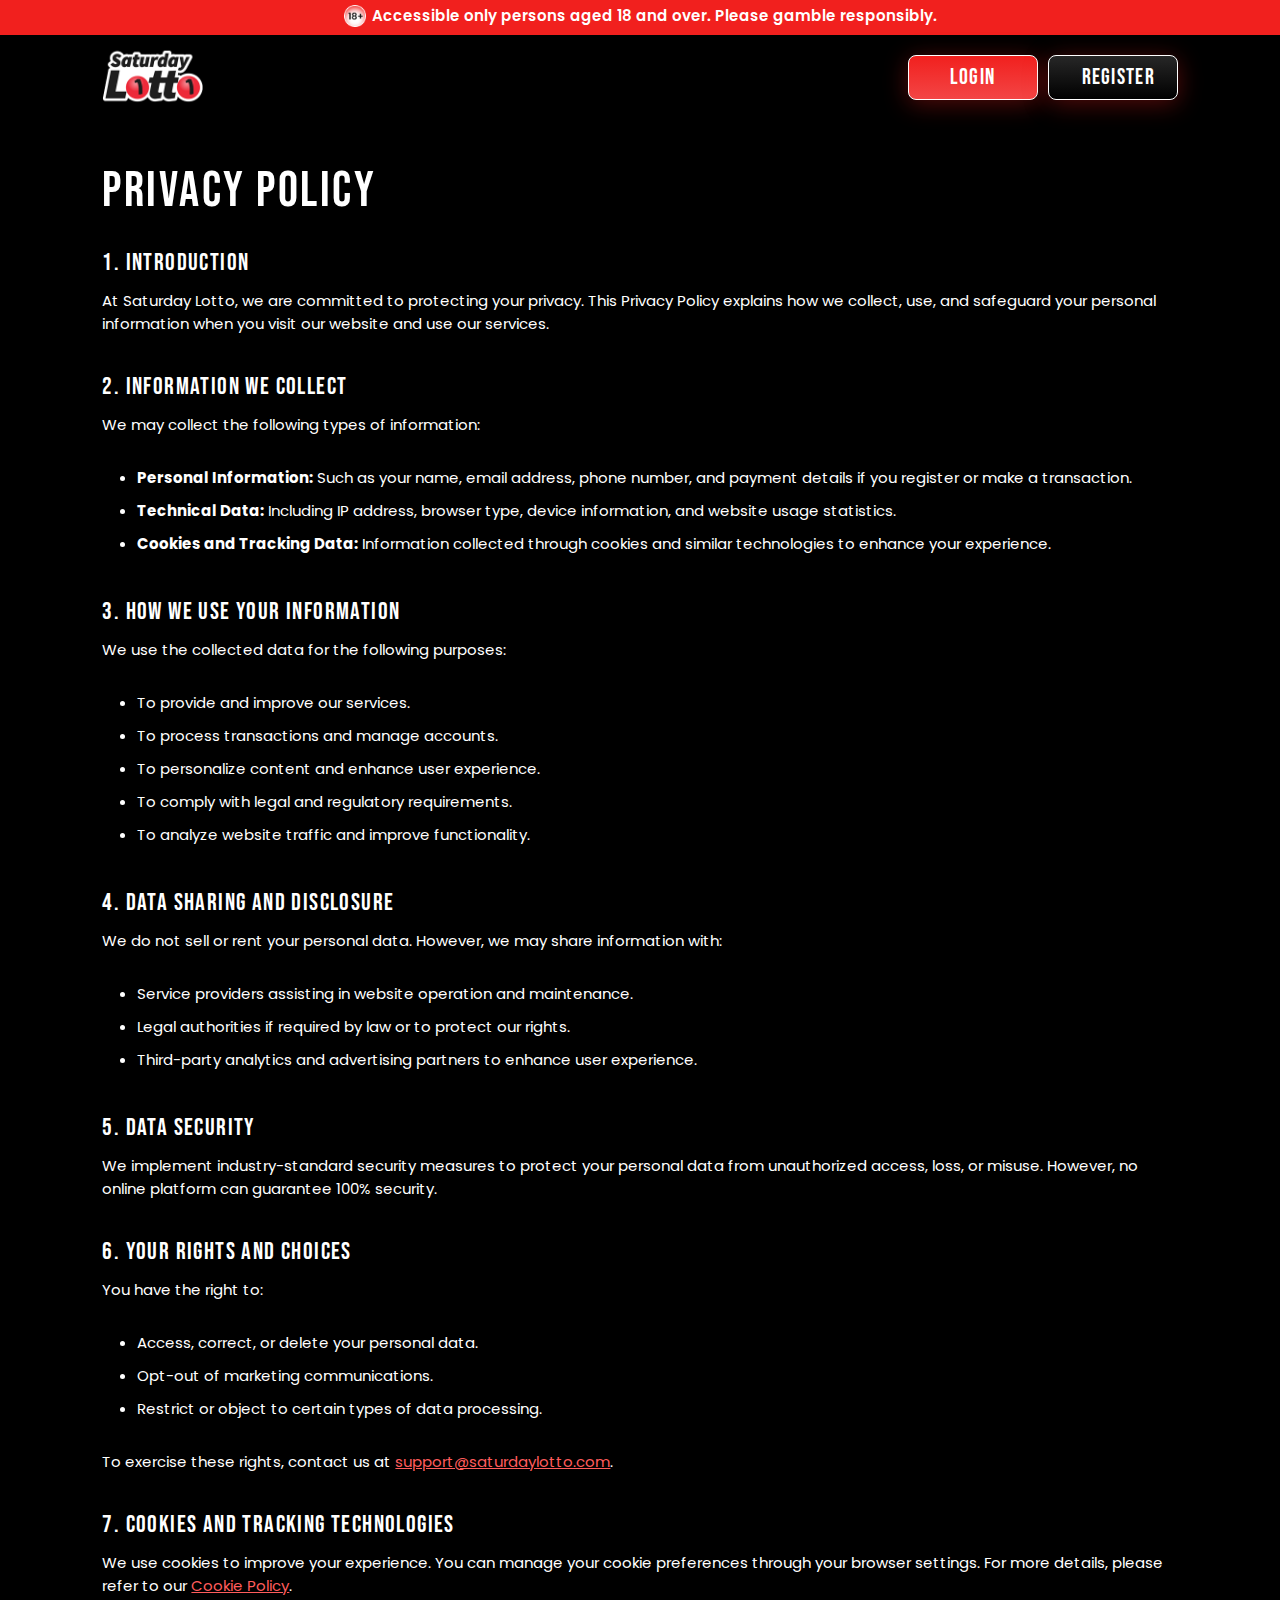
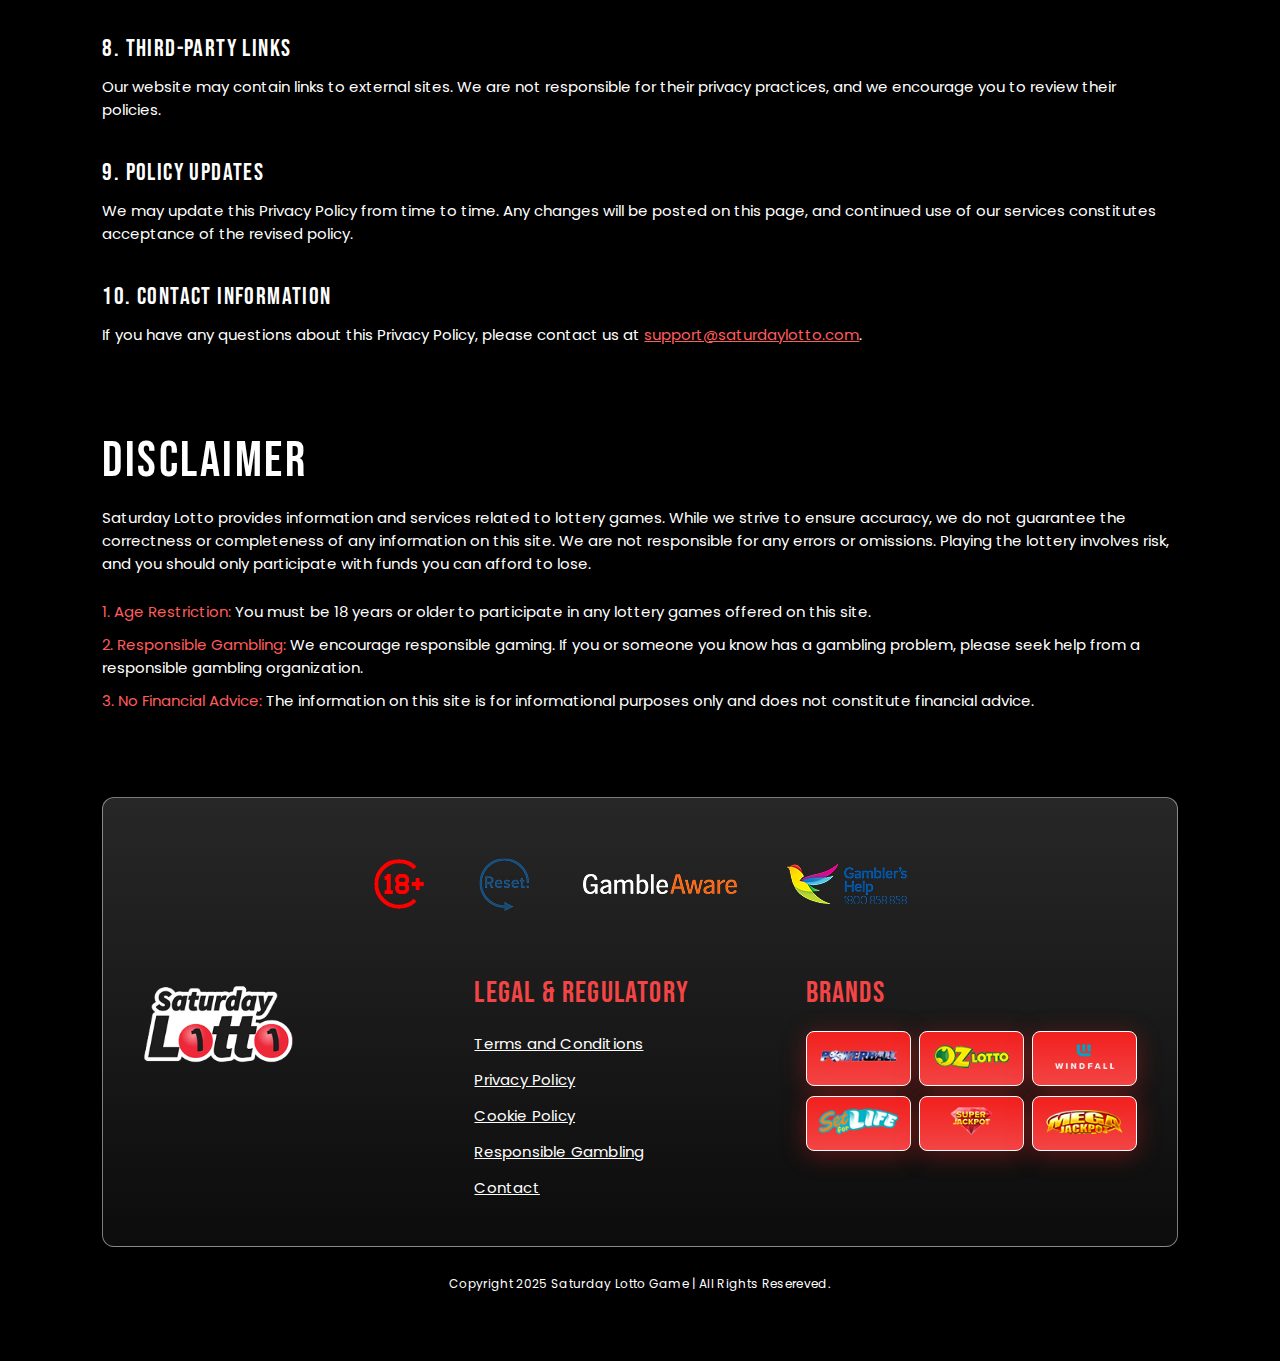
<file: privacy-policy.html>
<!DOCTYPE html>
<html lang="en">
    <head>
        <meta charset="utf-8">
        <meta http-equiv="X-UA-Compatible" content="IE=edge">
        <meta name="viewport" content="width=device-width, initial-scale=1">
        
        <title>Saturday Lotto - Play & Win Big in Australia</title>
        
        <meta name="description" content="Play Saturday Lotto and stand a chance to win life-changing jackpots. Check results, strategies, and tips for the best lottery experience in Australia.">
        <meta name="keywords" content="Saturday Lotto, Lotto Australia, Saturday Lotto results, play lottery, lottery jackpot, winning numbers">
        <meta name="author" content="Saturday Lotto">
        
        <meta property="og:title" content="Saturday Lotto - Play & Win Big in Australia">
        <meta property="og:description" content="Join Saturday Lotto for a chance to win huge prizes! Get the latest results, winning strategies, and exclusive lottery insights.">
        <meta property="og:image" content="https://saturdaylotto.com/images/lotto-banner.png">
        <meta property="og:url" content="https://saturdaylotto.com">
        <meta property="og:type" content="website">
        
        <meta name="twitter:card" content="summary_large_image">
        <meta name="twitter:title" content="Saturday Lotto - Play & Win Big in Australia">
        <meta name="twitter:description" content="Check the latest Saturday Lotto results, strategies, and winning tips to boost your chances of hitting the jackpot.">
        <meta name="twitter:image" content="https://saturdaylotto.com/images/lotto-banner.jpg">
        
        <link rel="shortcut icon" href="images/fav-icon.png" type="image/x-icon">
        
        <link rel="stylesheet" href="css/style.css">
        <link rel="stylesheet" href="css/responsive.css">
        
        <link rel="preconnect" href="https://fonts.googleapis.com">
        <link rel="preconnect" href="https://fonts.gstatic.com" crossorigin>
        <link href="https://fonts.googleapis.com/css2?family=Bebas+Neue&family=Poppins:wght@100;200;300;400;500;600;700;800;900&display=swap" rel="stylesheet">
    </head>
    <body>
        <header>
            <div class="warning-top-bar">
                <p><img src="images/waring-top-bar.png" alt="18+ Restriction Logo">Accessible only persons aged 18 and over. Please gamble responsibly.</p>
            </div>
            <div class="container">
                <div class="header-menu">
                    <div class="header-logo">
                        <a href="/">
                            <img src="images/saturday-logo.png" alt="Saturday Lotto Logo">
                        </a>
                    </div>
                    <div class="header-button">
                        <button class="login-btn" onclick="openLoginPopup()">Login</button>
                        <button class="signup-btn" onclick="openRegisterPopup()">Register</button>
                    </div>
                    <div id="registerPopup" class="popup-container">
                        <div class="popup">
                            <div class="popup-left"></div>
                            <div class="popup-right">
                                <span class="close-btn" onclick="closeRegisterPopup()">&times;</span>
                                <h2>REGISTER AN ACCOUNT</h2>
                                <p>Join thousands of users worldwide</p>
                                <form id="registerForm">
                                    <label>Full name</label>
                                    <input type="text" id="fullName" required>
                    
                                    <label>Email address</label>
                                    <input type="email" id="email" required>
                    
                                    <label>Password</label>
                                    <input type="password" id="password" required>
                                    <p class="password-info">Use 8+ characters with a mix of letters, numbers & symbols</p>
                    
                                    <label>Confirm Password</label>
                                    <input type="password" id="confirmPassword" required><br>
                    
                                    <label class="checkbox-container">
                                        <input type="checkbox" id="ageConfirm" required> I confirm that I am 18 years older
                                    </label>
                                    <label class="checkbox-container">
                                        <input type="checkbox" id="termsConfirm" required> I agree to the Terms of Service and Privacy
                                    </label>
                    
                                    <button type="submit" class="register-btn">REGISTER NOW</button>
                                </form>
                                <p class="have-account">Already have an account? <a href="#" onclick="openLoginPopup()">Log in</a></p>
                            </div>
                        </div>
                    </div>
                    <div id="loginPopup" class="popup-container">
                        <div class="popup">
                            <div class="popup-left-login"></div>
                            <div class="popup-right">
                                <span class="close-btn" onclick="closeLoginPopup()">&times;</span>
                                <h2>Log in to your account</h2>
                                <p>Join thousands of users worldwide</p>
                                <form id="loginForm">
                                    <label>Email address</label>
                                    <input type="email" id="loginEmail" required>
                    
                                    <label>Password</label>
                                    <input type="password" id="loginPassword" required>
                    
                                    <button type="submit" class="register-btn">LOGIN</button>
                                </form>
                                <p class="have-account"><a href="#" onclick="openForgotPasswordPopup()">Forgot Password?</a></p>
                                <p class="have-account">Don't have an account? <a href="#" onclick="openRegisterPopup()">Register</a></p>
                            </div>
                        </div>
                    </div>
                    <div id="forgotPasswordPopup" class="popup-container">
                        <div class="popup">
                            <div class="popup-left-login"></div>
                            <div class="popup-right">
                                <span class="close-btn" onclick="closeForgotPasswordPopup()">&times;</span>
                                <h2>RESET PASSWORD</h2>
                                <p>Enter your email to receive a reset link</p>
                                <form id="forgotPasswordForm">
                                    <label>Email address</label>
                                    <input type="email" id="forgotPasswordEmail" required>
                    
                                    <button type="submit" class="register-btn">SEND RESET LINK</button>
                                </form>
                                <p class="have-account"><a href="#" onclick="openLoginPopup()">Back to Login</a></p>
                            </div>
                        </div>
                    </div>
                    <style>
                        .popup-container {
                            display: none;
                            position: fixed;
                            top: 0;
                            left: 0;
                            width: 100%;
                            height: 100%;
                            background: rgba(0, 0, 0, 0.7);
                            justify-content: center;
                            align-items: center;
                            z-index: 999;
                        }
                        .popup {
                            display: flex;
                            width: 1000px;
                            background: #fff;
                            border-radius: 8px;
                            overflow: hidden;
                        }
                        .popup-left {
                            width: 50%;
                            background: url('images/register-bg.png') center/cover;
                            background-position: 85% 50%;
                        }
                        .popup-left-login {
                            width: 50%;
                            background: url('images/login-bg.png') center/cover;
                            background-position: 85% 50%;
                            min-height: 550px;
                        }
                        .popup-right {
                            width: 50%;
                            padding: 40px;
                            text-align: left;
                        }
                        .popup-right h2 {
                            color: #0C0C0C;
                            font-family: "Bebas Neue";
                            font-size: 40px;
                            font-weight: 500;
                            text-transform: uppercase;
                            padding-top: 15px;
                        }
                        .popup-right p {
                            color: #0C0C0C;
                            font-family: Poppins;
                            font-size: 15px;
                            font-weight: 400;
                            padding-bottom: 15px;
                        }
                        p.password-info {
                            color: #F1201E;
                            font-family: Poppins;
                            font-size: 11px;
                            font-style: normal;
                            font-weight: 400;
                            line-height: normal;
                            padding: 0px;
                        }
                        .close-btn {
                            font-size: 32px;
                            color: #333;
                            float: right;
                            cursor: pointer;
                            font-weight: 600;
                        }
                        .close-btn:hover {
                            color: red;
                        }
                        form {
                            display: flex;
                            flex-direction: column;
                        }
                        label {
                            margin-top: 8px;
                            color: #0C0C0C;
                            font-family: Poppins;
                            font-size: 15px;
                        }
                        input {
                            width: 100%;
                            padding: 10px;
                            margin-top: 5px;
                            border-radius: 4px;
                            background: #E4E4E4;
                            border: none;
                            outline: none;
                        }
                        label.checkbox-container {
                            display: flex;
                            align-items: baseline;
                            gap: 4px;
                        }
                        input[type="checkbox"] {
                            width: 22px;
                            position: relative;
                            top: 2px;
                        }
                        .checkbox-container {
                            color: #0C0C0C;
                            font-family: Poppins;
                            font-size: 14px;
                            font-style: normal;
                            font-weight: 400;
                            line-height: normal;
                        }
                        button.register-btn {
                            border-radius: 8px;
                            background: linear-gradient(180deg, #F1201E 0%, #F34545 100%);
                            padding: 7px;
                            margin-top: 15px;
                            cursor: pointer;
                            border: none;
                            color: #FFF;
                            font-family: "Bebas Neue";
                            font-size: 22px;
                            font-weight: 500;
                            letter-spacing: 1.15px;
                            margin-top: 25px;
                        }
                        button.register-btn:hover {
                            background: linear-gradient(180deg, #F1201E 0%, #ec3b3b 100%);
                        }
                        p.have-account {
                            color: #0C0C0C;
                            font-family: Poppins;
                            font-size: 14px;
                            text-align: center;
                            padding-top: 25px;
                        }
                        .have-account > a {
                            color: #F1201E;
                            text-decoration: underline;
                            cursor: pointer;
                        }
                        @media (max-width: 768px) {
                            .popup {
                                flex-direction: column;
                                width: 90%;
                            }

                            .popup-left,
                            .popup-left-login {
                                display: none;
                            }

                            .popup-right {
                                width: 100%;
                            }
                            .popup-right h2 {
                                font-size: 32px;
                                line-height: normal;
                                padding-top: 15px;
                            }
                            button.register-btn {
                                margin-top: 10px;
                            }
                            p.have-account {
                                padding: 15px 0px 0px 0px;
                            }
                            .popup-right {
                                padding: 30px 20px;
                            }
                            .close-btn {
                                left: 0px;
                            }
                        }
                    </style>
                    <script>
                        function openRegisterPopup() {
                            closeAllPopups();
                            document.getElementById("registerPopup").style.display = "flex";
                        }
                    
                        function closeRegisterPopup() {
                            document.getElementById("registerPopup").style.display = "none";
                        }
                    
                        function openLoginPopup() {
                            closeAllPopups();
                            document.getElementById("loginPopup").style.display = "flex";
                        }
                    
                        function closeLoginPopup() {
                            document.getElementById("loginPopup").style.display = "none";
                        }
                    
                        function openForgotPasswordPopup() {
                            closeAllPopups();
                            document.getElementById("forgotPasswordPopup").style.display = "flex";
                        }
                    
                        function closeForgotPasswordPopup() {
                            document.getElementById("forgotPasswordPopup").style.display = "none";
                        }
                    
                        function closeAllPopups() {
                            document.getElementById("registerPopup").style.display = "none";
                            document.getElementById("loginPopup").style.display = "none";
                            document.getElementById("forgotPasswordPopup").style.display = "none";
                        }
                    
                        window.onclick = function(event) {
                            if (event.target.classList.contains("popup-container")) {
                                closeAllPopups();
                            }
                        };
                    </script>
                </div>
            </div>
        </header>
        <main>
            <section class="subpage-section">
                <div class="container">
                    <div class="subpage-context">
                        <h2>Privacy Policy</h2>
            
                        <h3>1. Introduction</h3>
                        <p>At Saturday Lotto, we are committed to protecting your privacy. This Privacy Policy explains how we collect, use, and safeguard your personal information when you visit our website and use our services.</p>
            
                        <h3>2. Information We Collect</h3>
                        <p>We may collect the following types of information:</p>
                        <ul>
                            <li><strong>Personal Information:</strong> Such as your name, email address, phone number, and payment details if you register or make a transaction.</li>
                            <li><strong>Technical Data:</strong> Including IP address, browser type, device information, and website usage statistics.</li>
                            <li><strong>Cookies and Tracking Data:</strong> Information collected through cookies and similar technologies to enhance your experience.</li>
                        </ul>
            
                        <h3>3. How We Use Your Information</h3>
                        <p>We use the collected data for the following purposes:</p>
                        <ul>
                            <li>To provide and improve our services.</li>
                            <li>To process transactions and manage accounts.</li>
                            <li>To personalize content and enhance user experience.</li>
                            <li>To comply with legal and regulatory requirements.</li>
                            <li>To analyze website traffic and improve functionality.</li>
                        </ul>
            
                        <h3>4. Data Sharing and Disclosure</h3>
                        <p>We do not sell or rent your personal data. However, we may share information with:</p>
                        <ul>
                            <li>Service providers assisting in website operation and maintenance.</li>
                            <li>Legal authorities if required by law or to protect our rights.</li>
                            <li>Third-party analytics and advertising partners to enhance user experience.</li>
                        </ul>
            
                        <h3>5. Data Security</h3>
                        <p>We implement industry-standard security measures to protect your personal data from unauthorized access, loss, or misuse. However, no online platform can guarantee 100% security.</p>
            
                        <h3>6. Your Rights and Choices</h3>
                        <p>You have the right to:</p>
                        <ul>
                            <li>Access, correct, or delete your personal data.</li>
                            <li>Opt-out of marketing communications.</li>
                            <li>Restrict or object to certain types of data processing.</li>
                        </ul>
                        <p>To exercise these rights, contact us at <a href="mailto:support@saturdaylotto.com">support@saturdaylotto.com</a>.</p>
            
                        <h3>7. Cookies and Tracking Technologies</h3>
                        <p>We use cookies to improve your experience. You can manage your cookie preferences through your browser settings. For more details, please refer to our <a href="/cookie-policy">Cookie Policy</a>.</p>
            
                        <h3>8. Third-Party Links</h3>
                        <p>Our website may contain links to external sites. We are not responsible for their privacy practices, and we encourage you to review their policies.</p>
            
                        <h3>9. Policy Updates</h3>
                        <p>We may update this Privacy Policy from time to time. Any changes will be posted on this page, and continued use of our services constitutes acceptance of the revised policy.</p>
            
                        <h3>10. Contact Information</h3>
                        <p>If you have any questions about this Privacy Policy, please contact us at <a href="mailto:support@saturdaylotto.com">support@saturdaylotto.com</a>.</p>
                    </div>
                </div>
            </section>
            <section class="disclaimer-subpage">
                <div class="container">
                    <div class="disclaimer-context">
                        <h2>Disclaimer</h2>
                        <p>Saturday Lotto provides information and services related to lottery games. While we strive to ensure accuracy, we do not guarantee the correctness or completeness of any information on this site. We are not responsible for any errors or omissions. Playing the lottery involves risk, and you should only participate with funds you can afford to lose.</p>
                        <ul>
                            <li>
                                <p><span>1. Age Restriction:</span> You must be 18 years or older to participate in any lottery games offered on this site.
                                </p>
                            </li>
                            <li>
                                <p><span>2. Responsible Gambling:</span> We encourage responsible gaming. If you or someone you know has a gambling problem, please seek help from a responsible gambling organization.</p>
                            </li>
                            <li>
                                <p><span>3. No Financial Advice:</span> The information on this site is for informational purposes only and does not constitute financial advice.</p>
                            </li>
                        </ul>
                    </div>
                </div>
            </section>
        </main>
        <footer class="subpage-footer-section">
            <div class="container">
                <div class="subpage-footer-bg">
                    <ul class="subpage-brand-logos">
                        <li>
                            <a>
                                <img src="images/f-logo-1.png" alt="18+ Gambling Warning logo icon">
                            </a>
                        </li>
                        <li>
                            <a href="https://resetapp.com.au/" target="_blank" rel="noopener noreferrer">
                                <img src="images/f-logo-2.png" alt="Reset App logo for responsible gambling">
                            </a>
                        </li>
                        <li>
                            <a href="https://www.gambleaware.org/"target="_blank" rel="noopener noreferrer">
                                <img src="images/f-logo-3.png" alt="Gamble Aware logo for gambling support">
                            </a>
                        </li>
                        <li>
                            <a href="https://gamblershelp.com.au/"target="_blank" rel="noopener noreferrer">
                                <img src="images/f-logo-4.png"  alt="Gamblers Help logo for gambling assistance">
                            </a>
                        </li>
                    </ul>
                    <div class="contact-flex">
                        <div class="footer-logo">
                            <img src="images/saturday-logo.png" alt="Saturday Lotto Logo">
                        </div>
                        <div class="useful-links">
                            <h3 class="footer-title-h3">Legal & Regulatory</h3>
                            <ul>
                                <li>
                                    <a href="terms.html">Terms and Conditions</a>
                                </li>
                                <li>
                                    <a href="privacy-policy.html">Privacy Policy</a>
                                </li>
                                <li>
                                    <a href="cookie-policy.html">Cookie Policy</a>
                                </li>
                                <li>
                                    <a href="responsible-gaming.html">Responsible Gambling</a>
                                </li>
                                <li>
                                    <a href="mailto:support@saturdaylotto.com">Contact</a>
                                </li>
                            </ul>
                        </div>
                        <div class="footer-brands">
                            <h3 class="footer-title-h3">brands</h3>
                            <ul>
                                <li>
                                    <div class="red-bg-footer">
                                        <img src="images/brand-logo-1.png">
                                    </div>
                                </li>
                                <li>
                                    <div class="red-bg-footer">
                                        <img src="images/brand-logo-2.png">
                                    </div>
                                </li>
                                <li>
                                    <div class="red-bg-footer">
                                        <img src="images/brand-logo-3.png">
                                    </div>
                                </li>
                                <li>
                                    <div class="red-bg-footer">
                                        <img src="images/brand-logo-4.png">
                                    </div>
                                </li>
                                <li>
                                    <div class="red-bg-footer">
                                        <img src="images/brand-logo-5.png">
                                    </div>
                                </li>
                                <li>
                                    <div class="red-bg-footer">
                                        <img src="images/brand-logo-6.png">
                                    </div>
                                </li>
                            </ul>
                        </div>
                    </div>
                </div>
                <div class="sub-copyright">
                    <p>Copyright 2025 Saturday Lotto Game | All Rights Resereved.</p>
                </div>
            </div>
        </footer>

        <script>
            document.addEventListener("DOMContentLoaded", function () {
                function startCountdown(duration) {
                    const hoursEl = document.querySelector(".time-content:nth-child(1) h3");
                    const minutesEl = document.querySelector(".time-content:nth-child(2) h3");
                    const secondsEl = document.querySelector(".time-content:nth-child(3) h3");

                    let endTime = localStorage.getItem("countdownEndTime");
                    if (!endTime) {
                        endTime = Date.now() + duration * 1000;
                        localStorage.setItem("countdownEndTime", endTime);
                    } else {
                        endTime = parseInt(endTime);
                    }

                    function updateCountdown() {
                        let remainingTime = Math.max(0, Math.floor((endTime - Date.now()) / 1000));
                        let hours = Math.floor(remainingTime / 3600);
                        let minutes = Math.floor((remainingTime % 3600) / 60);
                        let seconds = remainingTime % 60;

                        hoursEl.textContent = hours.toString().padStart(2, '0');
                        minutesEl.textContent = minutes.toString().padStart(2, '0');
                        secondsEl.textContent = seconds.toString().padStart(2, '0');

                        if (remainingTime > 0) {
                            setTimeout(updateCountdown, 1000);
                        } else {
                            localStorage.removeItem("countdownEndTime");
                        }
                    }

                    updateCountdown();
                }

                // Set countdown duration (e.g., 47 hours, 59 minutes, 10 seconds)
                let countdownDuration = (47 * 3600) + (59 * 60) + 10;
                startCountdown(countdownDuration);
            });
        </script>
        <script>
            let currentIndex = 0;
                const reviews = document.getElementById("reviewSlider");
                const totalReviews = document.querySelectorAll(".review-card").length;
                const slidesToShow = window.innerWidth <= 768 ? 1 : window.innerWidth <= 1024 ? 2 : 3;

                function updateSlider() {
                    const slideWidth = document.querySelector(".review-card").offsetWidth;
                    reviews.style.transform = `translateX(-${currentIndex * slideWidth}px)`;
                }

                document.getElementById("nextBtn").addEventListener("click", () => {
                    if (currentIndex < totalReviews - slidesToShow) {
                        currentIndex++;
                    } else {
                        currentIndex = 0;
                    }
                    updateSlider();
                });

                document.getElementById("prevBtn").addEventListener("click", () => {
                    if (currentIndex > 0) {
                        currentIndex--;
                    } else {
                        currentIndex = totalReviews - slidesToShow;
                    }
                    updateSlider();
                });
            </script>
    </body>
</html>
</file>
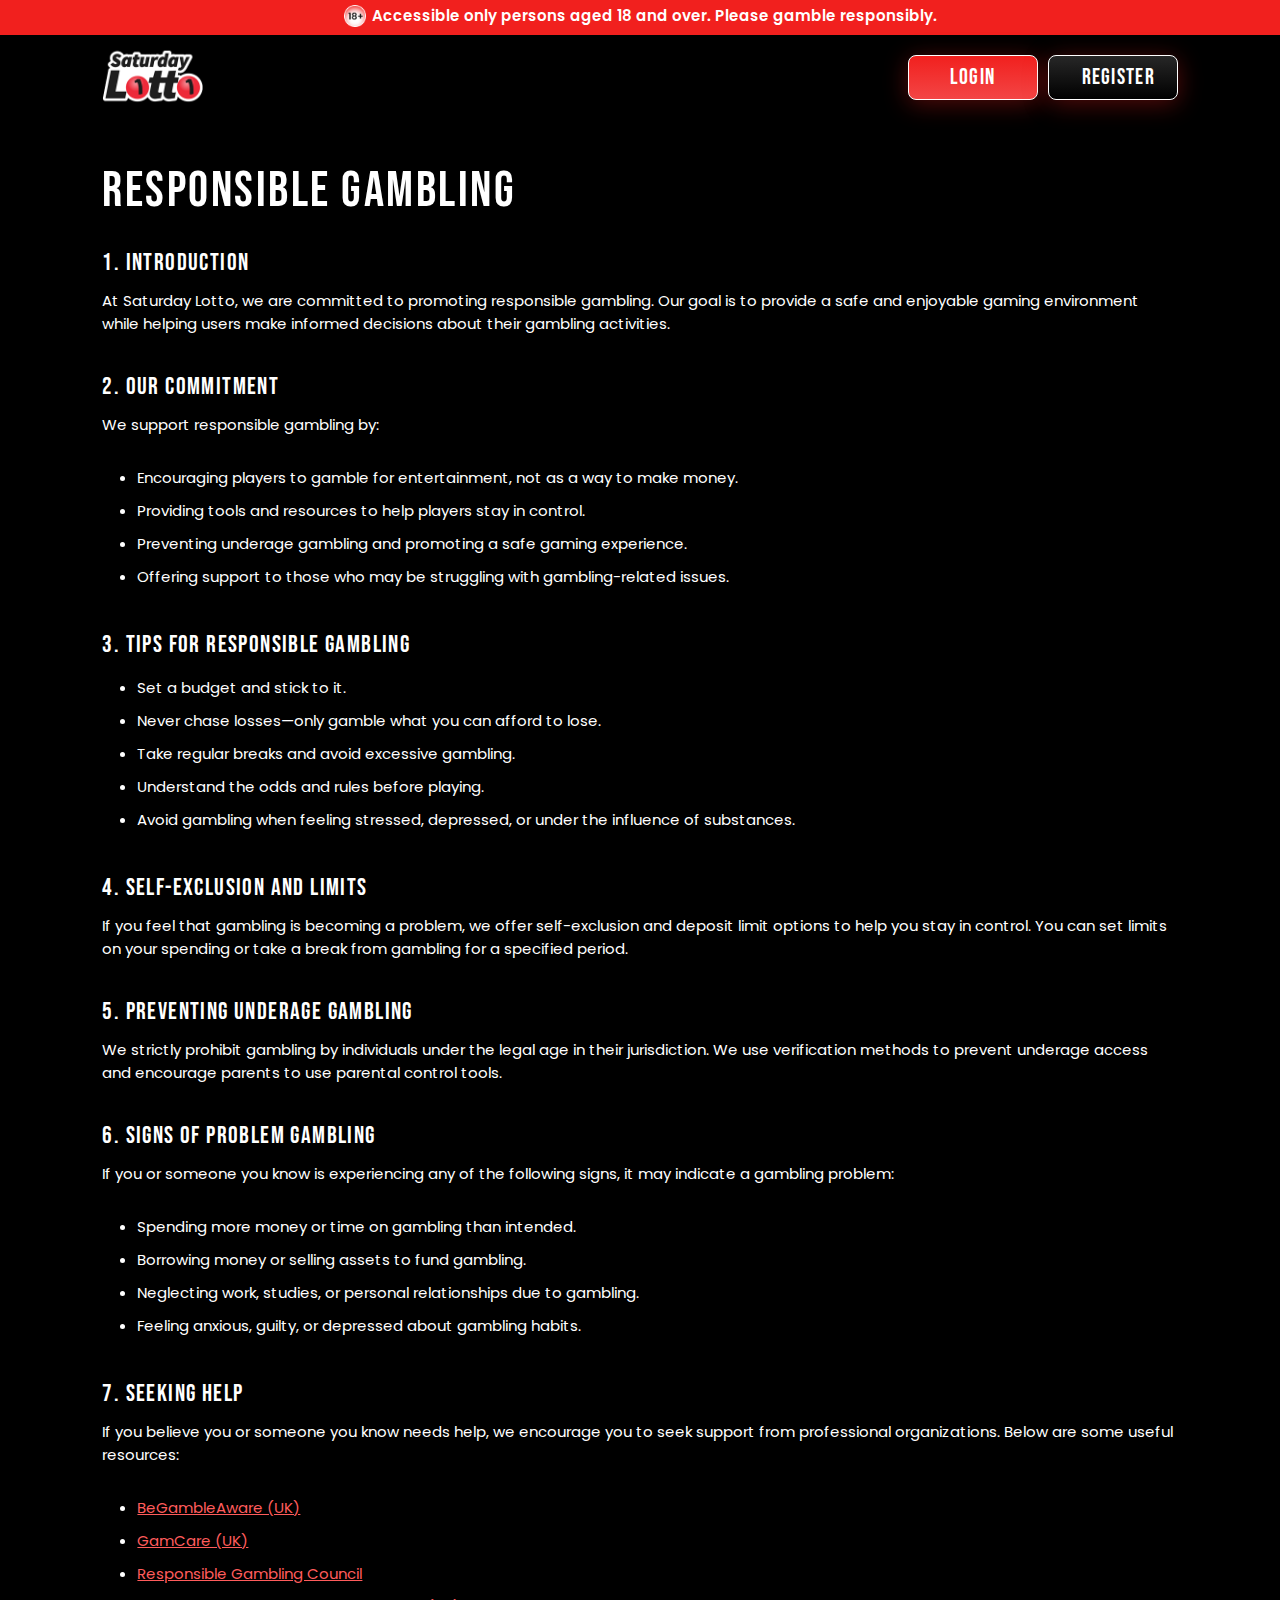
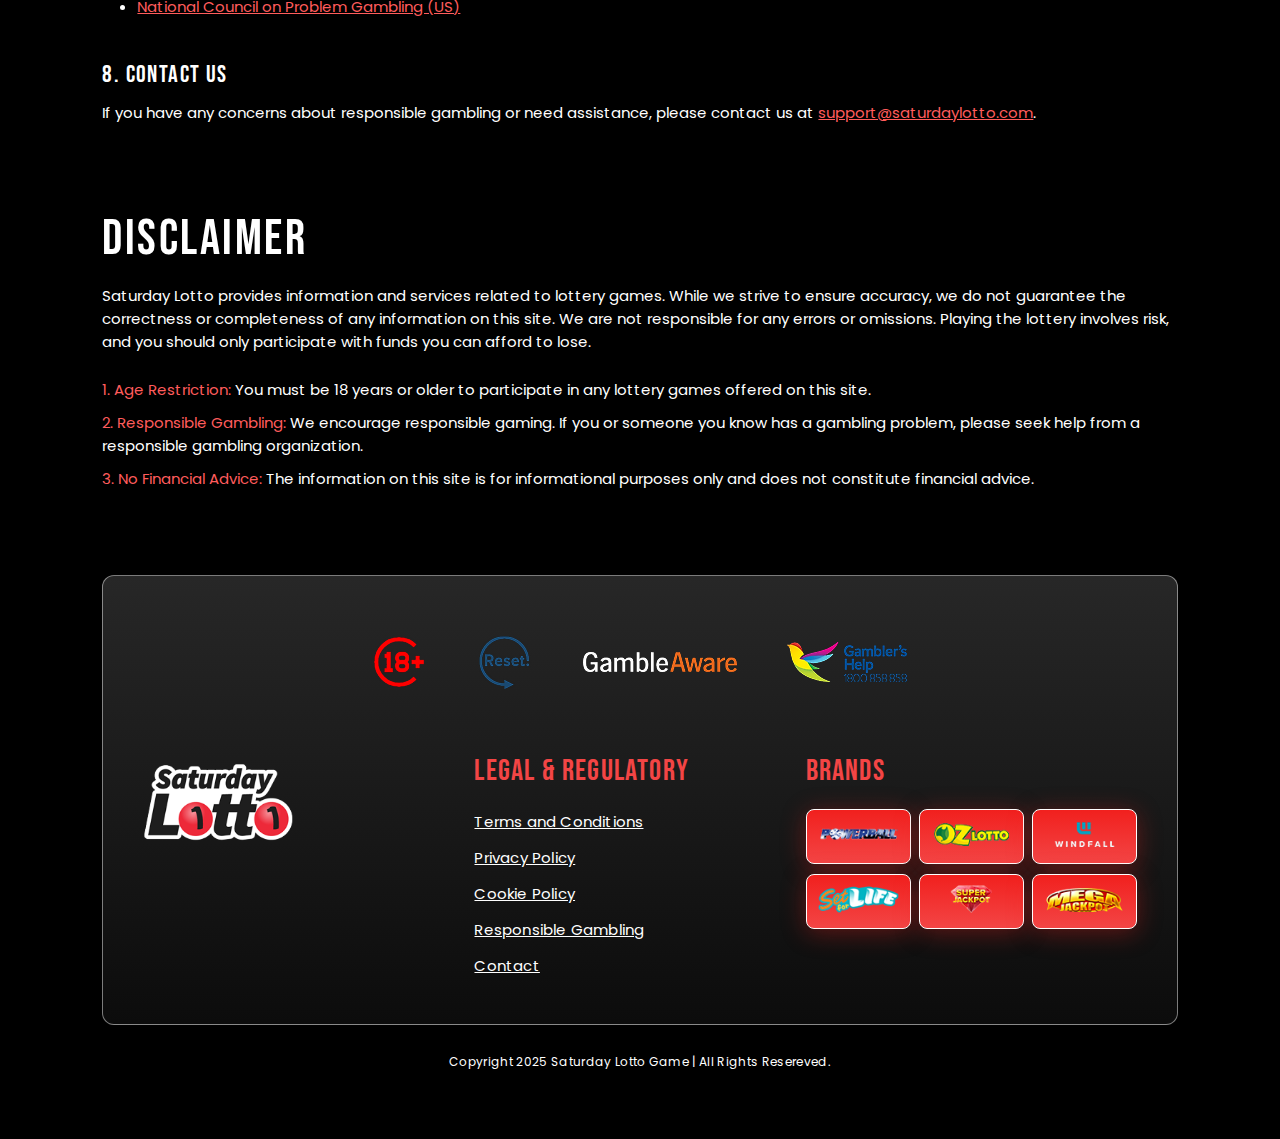
<file: responsible-gaming.html>
<!DOCTYPE html>
<html lang="en">
    <head>
        <meta charset="utf-8">
        <meta http-equiv="X-UA-Compatible" content="IE=edge">
        <meta name="viewport" content="width=device-width, initial-scale=1">
        
        <title>Saturday Lotto - Play & Win Big in Australia</title>
        
        <meta name="description" content="Play Saturday Lotto and stand a chance to win life-changing jackpots. Check results, strategies, and tips for the best lottery experience in Australia.">
        <meta name="keywords" content="Saturday Lotto, Lotto Australia, Saturday Lotto results, play lottery, lottery jackpot, winning numbers">
        <meta name="author" content="Saturday Lotto">
        
        <meta property="og:title" content="Saturday Lotto - Play & Win Big in Australia">
        <meta property="og:description" content="Join Saturday Lotto for a chance to win huge prizes! Get the latest results, winning strategies, and exclusive lottery insights.">
        <meta property="og:image" content="https://saturdaylotto.com/images/lotto-banner.png">
        <meta property="og:url" content="https://saturdaylotto.com">
        <meta property="og:type" content="website">
        
        <meta name="twitter:card" content="summary_large_image">
        <meta name="twitter:title" content="Saturday Lotto - Play & Win Big in Australia">
        <meta name="twitter:description" content="Check the latest Saturday Lotto results, strategies, and winning tips to boost your chances of hitting the jackpot.">
        <meta name="twitter:image" content="https://saturdaylotto.com/images/lotto-banner.jpg">
        
        <link rel="shortcut icon" href="images/fav-icon.png" type="image/x-icon">
        
        <link rel="stylesheet" href="css/style.css">
        <link rel="stylesheet" href="css/responsive.css">
        
        <link rel="preconnect" href="https://fonts.googleapis.com">
        <link rel="preconnect" href="https://fonts.gstatic.com" crossorigin>
        <link href="https://fonts.googleapis.com/css2?family=Bebas+Neue&family=Poppins:wght@100;200;300;400;500;600;700;800;900&display=swap" rel="stylesheet">
    </head>
    <body>
        <header>
            <div class="warning-top-bar">
                <p><img src="images/waring-top-bar.png" alt="18+ Restriction Logo">Accessible only persons aged 18 and over. Please gamble responsibly.</p>
            </div>
            <div class="container">
                <div class="header-menu">
                    <div class="header-logo">
                        <a href="/">
                            <img src="images/saturday-logo.png" alt="Saturday Lotto Logo">
                        </a>
                    </div>
                    <div class="header-button">
                        <button class="login-btn" onclick="openLoginPopup()">Login</button>
                        <button class="signup-btn" onclick="openRegisterPopup()">Register</button>
                    </div>
                    <div id="registerPopup" class="popup-container">
                        <div class="popup">
                            <div class="popup-left"></div>
                            <div class="popup-right">
                                <span class="close-btn" onclick="closeRegisterPopup()">&times;</span>
                                <h2>REGISTER AN ACCOUNT</h2>
                                <p>Join thousands of users worldwide</p>
                                <form id="registerForm">
                                    <label>Full name</label>
                                    <input type="text" id="fullName" required>
                    
                                    <label>Email address</label>
                                    <input type="email" id="email" required>
                    
                                    <label>Password</label>
                                    <input type="password" id="password" required>
                                    <p class="password-info">Use 8+ characters with a mix of letters, numbers & symbols</p>
                    
                                    <label>Confirm Password</label>
                                    <input type="password" id="confirmPassword" required><br>
                    
                                    <label class="checkbox-container">
                                        <input type="checkbox" id="ageConfirm" required> I confirm that I am 18 years older
                                    </label>
                                    <label class="checkbox-container">
                                        <input type="checkbox" id="termsConfirm" required> I agree to the Terms of Service and Privacy
                                    </label>
                    
                                    <button type="submit" class="register-btn">REGISTER NOW</button>
                                </form>
                                <p class="have-account">Already have an account? <a href="#" onclick="openLoginPopup()">Log in</a></p>
                            </div>
                        </div>
                    </div>
                    <div id="loginPopup" class="popup-container">
                        <div class="popup">
                            <div class="popup-left-login"></div>
                            <div class="popup-right">
                                <span class="close-btn" onclick="closeLoginPopup()">&times;</span>
                                <h2>Log in to your account</h2>
                                <p>Join thousands of users worldwide</p>
                                <form id="loginForm">
                                    <label>Email address</label>
                                    <input type="email" id="loginEmail" required>
                    
                                    <label>Password</label>
                                    <input type="password" id="loginPassword" required>
                    
                                    <button type="submit" class="register-btn">LOGIN</button>
                                </form>
                                <p class="have-account"><a href="#" onclick="openForgotPasswordPopup()">Forgot Password?</a></p>
                                <p class="have-account">Don't have an account? <a href="#" onclick="openRegisterPopup()">Register</a></p>
                            </div>
                        </div>
                    </div>
                    <div id="forgotPasswordPopup" class="popup-container">
                        <div class="popup">
                            <div class="popup-left-login"></div>
                            <div class="popup-right">
                                <span class="close-btn" onclick="closeForgotPasswordPopup()">&times;</span>
                                <h2>RESET PASSWORD</h2>
                                <p>Enter your email to receive a reset link</p>
                                <form id="forgotPasswordForm">
                                    <label>Email address</label>
                                    <input type="email" id="forgotPasswordEmail" required>
                    
                                    <button type="submit" class="register-btn">SEND RESET LINK</button>
                                </form>
                                <p class="have-account"><a href="#" onclick="openLoginPopup()">Back to Login</a></p>
                            </div>
                        </div>
                    </div>
                    <style>
                        .popup-container {
                            display: none;
                            position: fixed;
                            top: 0;
                            left: 0;
                            width: 100%;
                            height: 100%;
                            background: rgba(0, 0, 0, 0.7);
                            justify-content: center;
                            align-items: center;
                            z-index: 999;
                        }
                        .popup {
                            display: flex;
                            width: 1000px;
                            background: #fff;
                            border-radius: 8px;
                            overflow: hidden;
                        }
                        .popup-left {
                            width: 50%;
                            background: url('images/register-bg.png') center/cover;
                            background-position: 85% 50%;
                        }
                        .popup-left-login {
                            width: 50%;
                            background: url('images/login-bg.png') center/cover;
                            background-position: 85% 50%;
                            min-height: 550px;
                        }
                        .popup-right {
                            width: 50%;
                            padding: 40px;
                            text-align: left;
                        }
                        .popup-right h2 {
                            color: #0C0C0C;
                            font-family: "Bebas Neue";
                            font-size: 40px;
                            font-weight: 500;
                            text-transform: uppercase;
                            padding-top: 15px;
                        }
                        .popup-right p {
                            color: #0C0C0C;
                            font-family: Poppins;
                            font-size: 15px;
                            font-weight: 400;
                            padding-bottom: 15px;
                        }
                        p.password-info {
                            color: #F1201E;
                            font-family: Poppins;
                            font-size: 11px;
                            font-style: normal;
                            font-weight: 400;
                            line-height: normal;
                            padding: 0px;
                        }
                        .close-btn {
                            font-size: 32px;
                            color: #333;
                            float: right;
                            cursor: pointer;
                            font-weight: 600;
                        }
                        .close-btn:hover {
                            color: red;
                        }
                        form {
                            display: flex;
                            flex-direction: column;
                        }
                        label {
                            margin-top: 8px;
                            color: #0C0C0C;
                            font-family: Poppins;
                            font-size: 15px;
                        }
                        input {
                            width: 100%;
                            padding: 10px;
                            margin-top: 5px;
                            border-radius: 4px;
                            background: #E4E4E4;
                            border: none;
                            outline: none;
                        }
                        label.checkbox-container {
                            display: flex;
                            align-items: baseline;
                            gap: 4px;
                        }
                        input[type="checkbox"] {
                            width: 22px;
                            position: relative;
                            top: 2px;
                        }
                        .checkbox-container {
                            color: #0C0C0C;
                            font-family: Poppins;
                            font-size: 14px;
                            font-style: normal;
                            font-weight: 400;
                            line-height: normal;
                        }
                        button.register-btn {
                            border-radius: 8px;
                            background: linear-gradient(180deg, #F1201E 0%, #F34545 100%);
                            padding: 7px;
                            margin-top: 15px;
                            cursor: pointer;
                            border: none;
                            color: #FFF;
                            font-family: "Bebas Neue";
                            font-size: 22px;
                            font-weight: 500;
                            letter-spacing: 1.15px;
                            margin-top: 25px;
                        }
                        button.register-btn:hover {
                            background: linear-gradient(180deg, #F1201E 0%, #ec3b3b 100%);
                        }
                        p.have-account {
                            color: #0C0C0C;
                            font-family: Poppins;
                            font-size: 14px;
                            text-align: center;
                            padding-top: 25px;
                        }
                        .have-account > a {
                            color: #F1201E;
                            text-decoration: underline;
                            cursor: pointer;
                        }
                        @media (max-width: 768px) {
                            .popup {
                                flex-direction: column;
                                width: 90%;
                            }

                            .popup-left,
                            .popup-left-login {
                                display: none;
                            }

                            .popup-right {
                                width: 100%;
                            }
                            .popup-right h2 {
                                font-size: 32px;
                                line-height: normal;
                                padding-top: 15px;
                            }
                            button.register-btn {
                                margin-top: 10px;
                            }
                            p.have-account {
                                padding: 15px 0px 0px 0px;
                            }
                            .popup-right {
                                padding: 30px 20px;
                            }
                            .close-btn {
                                left: 0px;
                            }
                        }
                    </style>
                    <script>
                        function openRegisterPopup() {
                            closeAllPopups();
                            document.getElementById("registerPopup").style.display = "flex";
                        }
                    
                        function closeRegisterPopup() {
                            document.getElementById("registerPopup").style.display = "none";
                        }
                    
                        function openLoginPopup() {
                            closeAllPopups();
                            document.getElementById("loginPopup").style.display = "flex";
                        }
                    
                        function closeLoginPopup() {
                            document.getElementById("loginPopup").style.display = "none";
                        }
                    
                        function openForgotPasswordPopup() {
                            closeAllPopups();
                            document.getElementById("forgotPasswordPopup").style.display = "flex";
                        }
                    
                        function closeForgotPasswordPopup() {
                            document.getElementById("forgotPasswordPopup").style.display = "none";
                        }
                    
                        function closeAllPopups() {
                            document.getElementById("registerPopup").style.display = "none";
                            document.getElementById("loginPopup").style.display = "none";
                            document.getElementById("forgotPasswordPopup").style.display = "none";
                        }
                    
                        window.onclick = function(event) {
                            if (event.target.classList.contains("popup-container")) {
                                closeAllPopups();
                            }
                        };
                    </script>
                </div>
            </div>
        </header>
        <main>
            <section class="subpage-section">
                <div class="container">
                    <div class="subpage-context">
                        <h2>Responsible Gambling</h2>
            
                        <h3>1. Introduction</h3>
                        <p>At Saturday Lotto, we are committed to promoting responsible gambling. Our goal is to provide a safe and enjoyable gaming environment while helping users make informed decisions about their gambling activities.</p>
            
                        <h3>2. Our Commitment</h3>
                        <p>We support responsible gambling by:</p>
                        <ul>
                            <li>Encouraging players to gamble for entertainment, not as a way to make money.</li>
                            <li>Providing tools and resources to help players stay in control.</li>
                            <li>Preventing underage gambling and promoting a safe gaming experience.</li>
                            <li>Offering support to those who may be struggling with gambling-related issues.</li>
                        </ul>
            
                        <h3>3. Tips for Responsible Gambling</h3>
                        <ul>
                            <li>Set a budget and stick to it.</li>
                            <li>Never chase losses—only gamble what you can afford to lose.</li>
                            <li>Take regular breaks and avoid excessive gambling.</li>
                            <li>Understand the odds and rules before playing.</li>
                            <li>Avoid gambling when feeling stressed, depressed, or under the influence of substances.</li>
                        </ul>
            
                        <h3>4. Self-Exclusion and Limits</h3>
                        <p>If you feel that gambling is becoming a problem, we offer self-exclusion and deposit limit options to help you stay in control. You can set limits on your spending or take a break from gambling for a specified period.</p>
            
                        <h3>5. Preventing Underage Gambling</h3>
                        <p>We strictly prohibit gambling by individuals under the legal age in their jurisdiction. We use verification methods to prevent underage access and encourage parents to use parental control tools.</p>
            
                        <h3>6. Signs of Problem Gambling</h3>
                        <p>If you or someone you know is experiencing any of the following signs, it may indicate a gambling problem:</p>
                        <ul>
                            <li>Spending more money or time on gambling than intended.</li>
                            <li>Borrowing money or selling assets to fund gambling.</li>
                            <li>Neglecting work, studies, or personal relationships due to gambling.</li>
                            <li>Feeling anxious, guilty, or depressed about gambling habits.</li>
                        </ul>
            
                        <h3>7. Seeking Help</h3>
                        <p>If you believe you or someone you know needs help, we encourage you to seek support from professional organizations. Below are some useful resources:</p>
                        <ul>
                            <li><a href="https://www.begambleaware.org/" target="_blank">BeGambleAware (UK)</a></li>
                            <li><a href="https://www.gamcare.org.uk/" target="_blank">GamCare (UK)</a></li>
                            <li><a href="https://www.responsiblegambling.org/" target="_blank">Responsible Gambling Council</a></li>
                            <li><a href="https://www.ncpgambling.org/" target="_blank">National Council on Problem Gambling (US)</a></li>
                        </ul>
            
                        <h3>8. Contact Us</h3>
                        <p>If you have any concerns about responsible gambling or need assistance, please contact us at <a href="mailto:support@saturdaylotto.com">support@saturdaylotto.com</a>.</p>
                    </div>
                </div>
            </section>
            <section class="disclaimer-subpage">
                <div class="container">
                    <div class="disclaimer-context">
                        <h2>Disclaimer</h2>
                        <p>Saturday Lotto provides information and services related to lottery games. While we strive to ensure accuracy, we do not guarantee the correctness or completeness of any information on this site. We are not responsible for any errors or omissions. Playing the lottery involves risk, and you should only participate with funds you can afford to lose.</p>
                        <ul>
                            <li>
                                <p><span>1. Age Restriction:</span> You must be 18 years or older to participate in any lottery games offered on this site.
                                </p>
                            </li>
                            <li>
                                <p><span>2. Responsible Gambling:</span> We encourage responsible gaming. If you or someone you know has a gambling problem, please seek help from a responsible gambling organization.</p>
                            </li>
                            <li>
                                <p><span>3. No Financial Advice:</span> The information on this site is for informational purposes only and does not constitute financial advice.</p>
                            </li>
                        </ul>
                    </div>
                </div>
            </section>
        </main>
        <footer class="subpage-footer-section">
            <div class="container">
                <div class="subpage-footer-bg">
                    <ul class="subpage-brand-logos">
                        <li>
                            <a>
                                <img src="images/f-logo-1.png" alt="18+ Gambling Warning logo icon">
                            </a>
                        </li>
                        <li>
                            <a href="https://resetapp.com.au/" target="_blank" rel="noopener noreferrer">
                                <img src="images/f-logo-2.png" alt="Reset App logo for responsible gambling">
                            </a>
                        </li>
                        <li>
                            <a href="https://www.gambleaware.org/"target="_blank" rel="noopener noreferrer">
                                <img src="images/f-logo-3.png" alt="Gamble Aware logo for gambling support">
                            </a>
                        </li>
                        <li>
                            <a href="https://gamblershelp.com.au/"target="_blank" rel="noopener noreferrer">
                                <img src="images/f-logo-4.png"  alt="Gamblers Help logo for gambling assistance">
                            </a>
                        </li>
                    </ul>
                    <div class="contact-flex">
                        <div class="footer-logo">
                            <img src="images/saturday-logo.png" alt="Saturday Lotto Logo">
                        </div>
                        <div class="useful-links">
                            <h3 class="footer-title-h3">Legal & Regulatory</h3>
                            <ul>
                                <li>
                                    <a href="terms.html">Terms and Conditions</a>
                                </li>
                                <li>
                                    <a href="privacy-policy.html">Privacy Policy</a>
                                </li>
                                <li>
                                    <a href="cookie-policy.html">Cookie Policy</a>
                                </li>
                                <li>
                                    <a href="responsible-gaming.html">Responsible Gambling</a>
                                </li>
                                <li>
                                    <a href="mailto:support@saturdaylotto.com">Contact</a>
                                </li>
                            </ul>
                        </div>
                        <div class="footer-brands">
                            <h3 class="footer-title-h3">brands</h3>
                            <ul>
                                <li>
                                    <div class="red-bg-footer">
                                        <img src="images/brand-logo-1.png">
                                    </div>
                                </li>
                                <li>
                                    <div class="red-bg-footer">
                                        <img src="images/brand-logo-2.png">
                                    </div>
                                </li>
                                <li>
                                    <div class="red-bg-footer">
                                        <img src="images/brand-logo-3.png">
                                    </div>
                                </li>
                                <li>
                                    <div class="red-bg-footer">
                                        <img src="images/brand-logo-4.png">
                                    </div>
                                </li>
                                <li>
                                    <div class="red-bg-footer">
                                        <img src="images/brand-logo-5.png">
                                    </div>
                                </li>
                                <li>
                                    <div class="red-bg-footer">
                                        <img src="images/brand-logo-6.png">
                                    </div>
                                </li>
                            </ul>
                        </div>
                    </div>
                </div>
                <div class="sub-copyright">
                    <p>Copyright 2025 Saturday Lotto Game | All Rights Resereved.</p>
                </div>
            </div>
        </footer>

        <script>
            document.addEventListener("DOMContentLoaded", function () {
                function startCountdown(duration) {
                    const hoursEl = document.querySelector(".time-content:nth-child(1) h3");
                    const minutesEl = document.querySelector(".time-content:nth-child(2) h3");
                    const secondsEl = document.querySelector(".time-content:nth-child(3) h3");

                    let endTime = localStorage.getItem("countdownEndTime");
                    if (!endTime) {
                        endTime = Date.now() + duration * 1000;
                        localStorage.setItem("countdownEndTime", endTime);
                    } else {
                        endTime = parseInt(endTime);
                    }

                    function updateCountdown() {
                        let remainingTime = Math.max(0, Math.floor((endTime - Date.now()) / 1000));
                        let hours = Math.floor(remainingTime / 3600);
                        let minutes = Math.floor((remainingTime % 3600) / 60);
                        let seconds = remainingTime % 60;

                        hoursEl.textContent = hours.toString().padStart(2, '0');
                        minutesEl.textContent = minutes.toString().padStart(2, '0');
                        secondsEl.textContent = seconds.toString().padStart(2, '0');

                        if (remainingTime > 0) {
                            setTimeout(updateCountdown, 1000);
                        } else {
                            localStorage.removeItem("countdownEndTime");
                        }
                    }

                    updateCountdown();
                }

                // Set countdown duration (e.g., 47 hours, 59 minutes, 10 seconds)
                let countdownDuration = (47 * 3600) + (59 * 60) + 10;
                startCountdown(countdownDuration);
            });
        </script>
        <script>
            let currentIndex = 0;
                const reviews = document.getElementById("reviewSlider");
                const totalReviews = document.querySelectorAll(".review-card").length;
                const slidesToShow = window.innerWidth <= 768 ? 1 : window.innerWidth <= 1024 ? 2 : 3;

                function updateSlider() {
                    const slideWidth = document.querySelector(".review-card").offsetWidth;
                    reviews.style.transform = `translateX(-${currentIndex * slideWidth}px)`;
                }

                document.getElementById("nextBtn").addEventListener("click", () => {
                    if (currentIndex < totalReviews - slidesToShow) {
                        currentIndex++;
                    } else {
                        currentIndex = 0;
                    }
                    updateSlider();
                });

                document.getElementById("prevBtn").addEventListener("click", () => {
                    if (currentIndex > 0) {
                        currentIndex--;
                    } else {
                        currentIndex = totalReviews - slidesToShow;
                    }
                    updateSlider();
                });
            </script>
    </body>
</html>
</file>
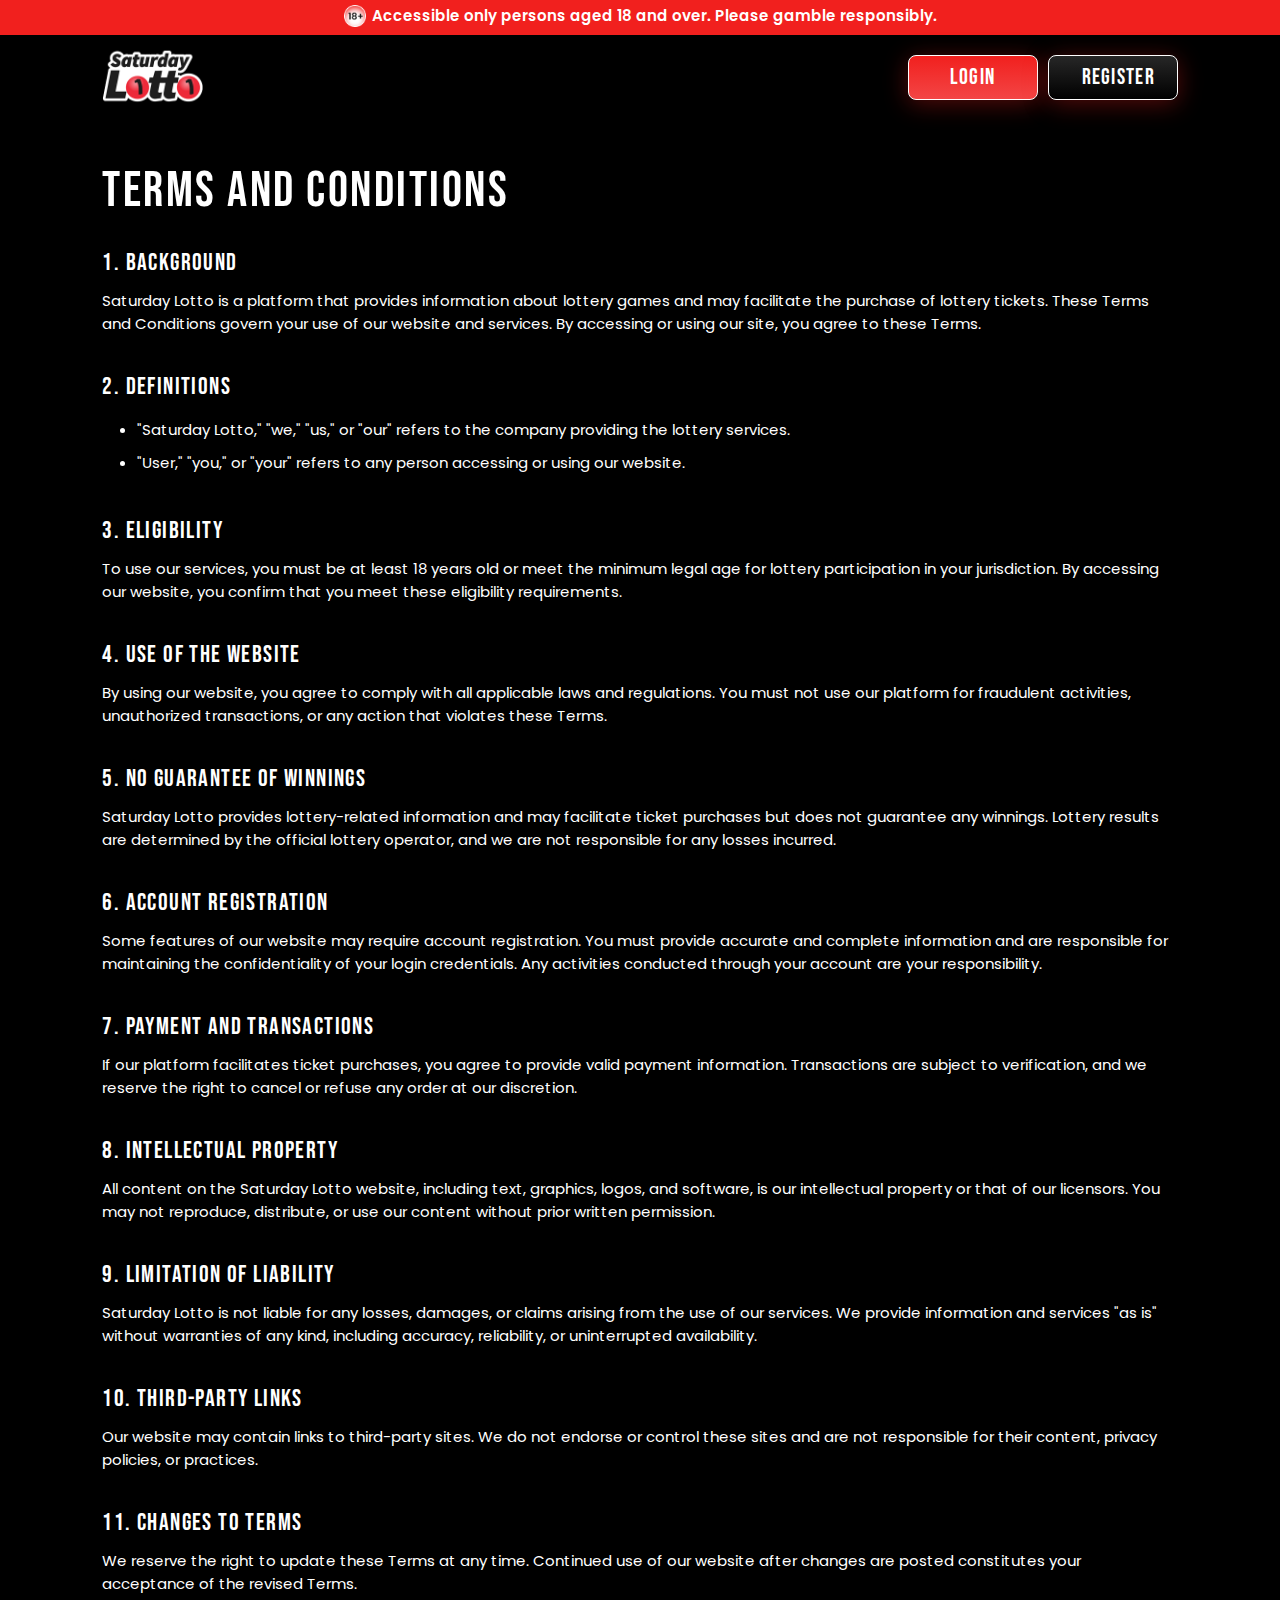
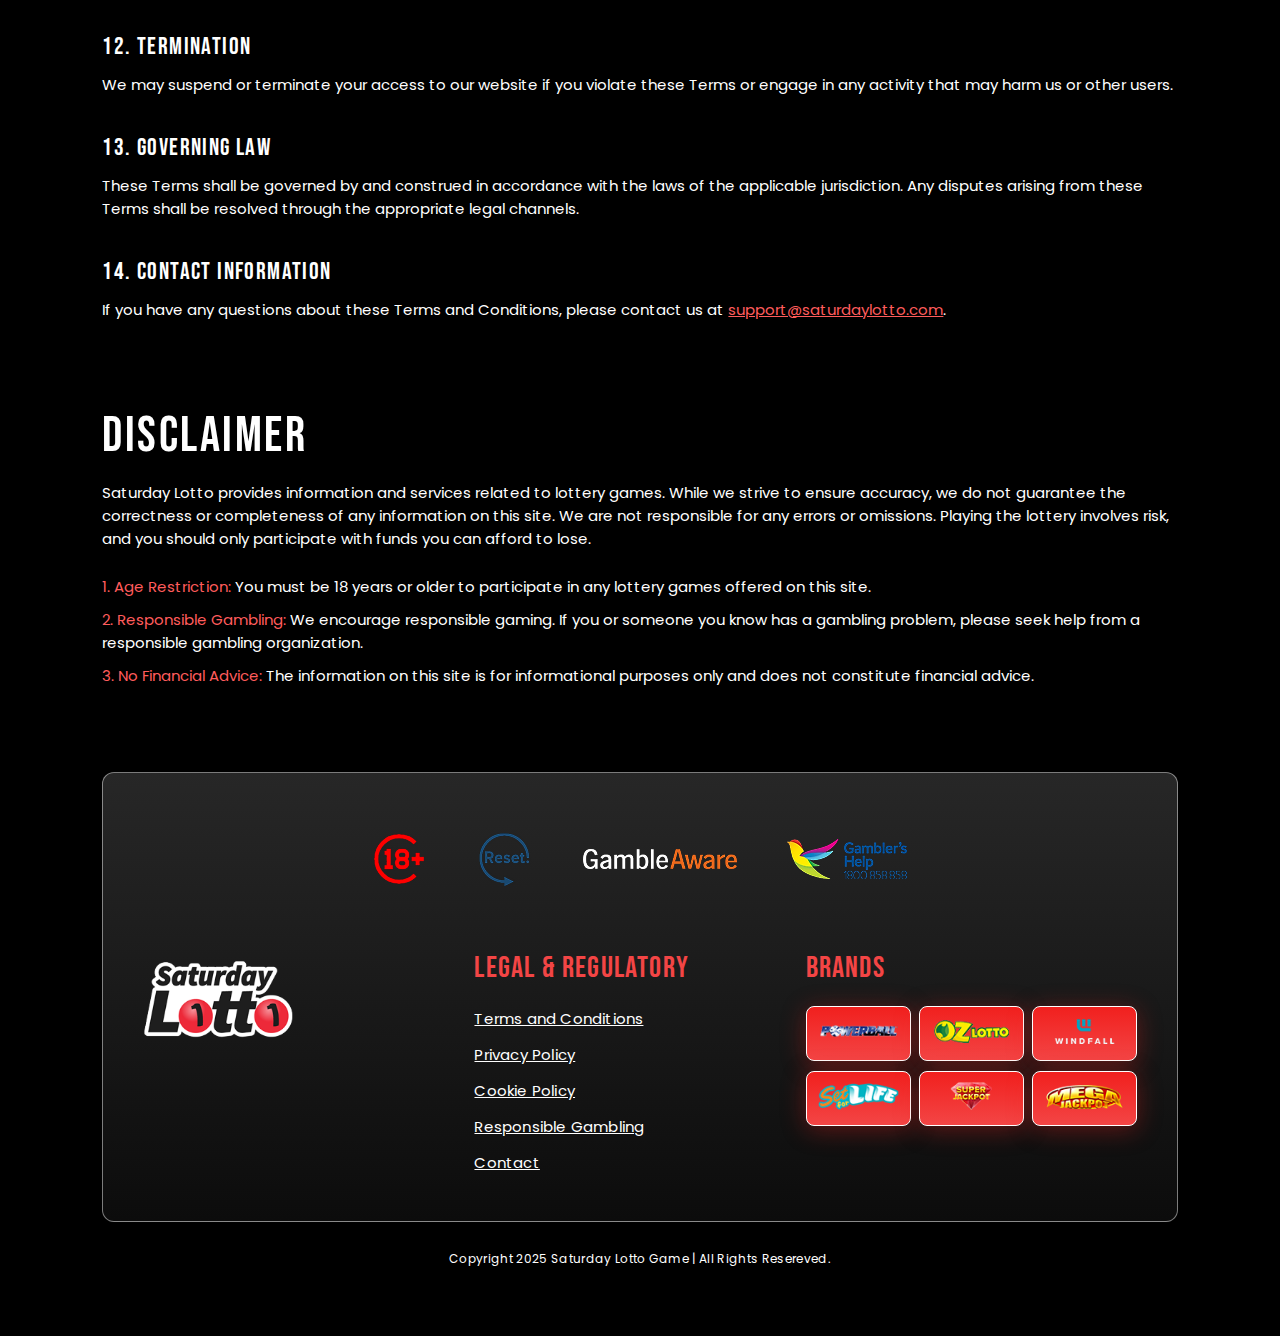
<file: terms.html>
<!DOCTYPE html>
<html lang="en">
    <head>
        <meta charset="utf-8">
        <meta http-equiv="X-UA-Compatible" content="IE=edge">
        <meta name="viewport" content="width=device-width, initial-scale=1">
        
        <title>Saturday Lotto - Play & Win Big in Australia</title>
        
        <meta name="description" content="Play Saturday Lotto and stand a chance to win life-changing jackpots. Check results, strategies, and tips for the best lottery experience in Australia.">
        <meta name="keywords" content="Saturday Lotto, Lotto Australia, Saturday Lotto results, play lottery, lottery jackpot, winning numbers">
        <meta name="author" content="Saturday Lotto">
        
        <meta property="og:title" content="Saturday Lotto - Play & Win Big in Australia">
        <meta property="og:description" content="Join Saturday Lotto for a chance to win huge prizes! Get the latest results, winning strategies, and exclusive lottery insights.">
        <meta property="og:image" content="https://saturdaylotto.com/images/lotto-banner.png">
        <meta property="og:url" content="https://saturdaylotto.com">
        <meta property="og:type" content="website">
        
        <meta name="twitter:card" content="summary_large_image">
        <meta name="twitter:title" content="Saturday Lotto - Play & Win Big in Australia">
        <meta name="twitter:description" content="Check the latest Saturday Lotto results, strategies, and winning tips to boost your chances of hitting the jackpot.">
        <meta name="twitter:image" content="https://saturdaylotto.com/images/lotto-banner.jpg">
        
        <link rel="shortcut icon" href="images/fav-icon.png" type="image/x-icon">
        
        <link rel="stylesheet" href="css/style.css">
        <link rel="stylesheet" href="css/responsive.css">
        
        <link rel="preconnect" href="https://fonts.googleapis.com">
        <link rel="preconnect" href="https://fonts.gstatic.com" crossorigin>
        <link href="https://fonts.googleapis.com/css2?family=Bebas+Neue&family=Poppins:wght@100;200;300;400;500;600;700;800;900&display=swap" rel="stylesheet">
    </head>
    <body>
        <header>
            <div class="warning-top-bar">
                <p><img src="images/waring-top-bar.png" alt="18+ Restriction Logo">Accessible only persons aged 18 and over. Please gamble responsibly.</p>
            </div>
            <div class="container">
                <div class="header-menu">
                    <div class="header-logo">
                        <a href="/">
                            <img src="images/saturday-logo.png" alt="Saturday Lotto Logo">
                        </a>
                    </div>
                    <div class="header-button">
                        <button class="login-btn" onclick="openLoginPopup()">Login</button>
                        <button class="signup-btn" onclick="openRegisterPopup()">Register</button>
                    </div>
                    <div id="registerPopup" class="popup-container">
                        <div class="popup">
                            <div class="popup-left"></div>
                            <div class="popup-right">
                                <span class="close-btn" onclick="closeRegisterPopup()">&times;</span>
                                <h2>REGISTER AN ACCOUNT</h2>
                                <p>Join thousands of users worldwide</p>
                                <form id="registerForm">
                                    <label>Full name</label>
                                    <input type="text" id="fullName" required>
                    
                                    <label>Email address</label>
                                    <input type="email" id="email" required>
                    
                                    <label>Password</label>
                                    <input type="password" id="password" required>
                                    <p class="password-info">Use 8+ characters with a mix of letters, numbers & symbols</p>
                    
                                    <label>Confirm Password</label>
                                    <input type="password" id="confirmPassword" required><br>
                    
                                    <label class="checkbox-container">
                                        <input type="checkbox" id="ageConfirm" required> I confirm that I am 18 years older
                                    </label>
                                    <label class="checkbox-container">
                                        <input type="checkbox" id="termsConfirm" required> I agree to the Terms of Service and Privacy
                                    </label>
                    
                                    <button type="submit" class="register-btn">REGISTER NOW</button>
                                </form>
                                <p class="have-account">Already have an account? <a href="#" onclick="openLoginPopup()">Log in</a></p>
                            </div>
                        </div>
                    </div>
                    <div id="loginPopup" class="popup-container">
                        <div class="popup">
                            <div class="popup-left-login"></div>
                            <div class="popup-right">
                                <span class="close-btn" onclick="closeLoginPopup()">&times;</span>
                                <h2>Log in to your account</h2>
                                <p>Join thousands of users worldwide</p>
                                <form id="loginForm">
                                    <label>Email address</label>
                                    <input type="email" id="loginEmail" required>
                    
                                    <label>Password</label>
                                    <input type="password" id="loginPassword" required>
                    
                                    <button type="submit" class="register-btn">LOGIN</button>
                                </form>
                                <p class="have-account"><a href="#" onclick="openForgotPasswordPopup()">Forgot Password?</a></p>
                                <p class="have-account">Don't have an account? <a href="#" onclick="openRegisterPopup()">Register</a></p>
                            </div>
                        </div>
                    </div>
                    <div id="forgotPasswordPopup" class="popup-container">
                        <div class="popup">
                            <div class="popup-left-login"></div>
                            <div class="popup-right">
                                <span class="close-btn" onclick="closeForgotPasswordPopup()">&times;</span>
                                <h2>RESET PASSWORD</h2>
                                <p>Enter your email to receive a reset link</p>
                                <form id="forgotPasswordForm">
                                    <label>Email address</label>
                                    <input type="email" id="forgotPasswordEmail" required>
                    
                                    <button type="submit" class="register-btn">SEND RESET LINK</button>
                                </form>
                                <p class="have-account"><a href="#" onclick="openLoginPopup()">Back to Login</a></p>
                            </div>
                        </div>
                    </div>
                    <style>
                        .popup-container {
                            display: none;
                            position: fixed;
                            top: 0;
                            left: 0;
                            width: 100%;
                            height: 100%;
                            background: rgba(0, 0, 0, 0.7);
                            justify-content: center;
                            align-items: center;
                            z-index: 999;
                        }
                        .popup {
                            display: flex;
                            width: 1000px;
                            background: #fff;
                            border-radius: 8px;
                            overflow: hidden;
                        }
                        .popup-left {
                            width: 50%;
                            background: url('images/register-bg.png') center/cover;
                            background-position: 85% 50%;
                        }
                        .popup-left-login {
                            width: 50%;
                            background: url('images/login-bg.png') center/cover;
                            background-position: 85% 50%;
                            min-height: 550px;
                        }
                        .popup-right {
                            width: 50%;
                            padding: 40px;
                            text-align: left;
                        }
                        .popup-right h2 {
                            color: #0C0C0C;
                            font-family: "Bebas Neue";
                            font-size: 40px;
                            font-weight: 500;
                            text-transform: uppercase;
                            padding-top: 15px;
                        }
                        .popup-right p {
                            color: #0C0C0C;
                            font-family: Poppins;
                            font-size: 15px;
                            font-weight: 400;
                            padding-bottom: 15px;
                        }
                        p.password-info {
                            color: #F1201E;
                            font-family: Poppins;
                            font-size: 11px;
                            font-style: normal;
                            font-weight: 400;
                            line-height: normal;
                            padding: 0px;
                        }
                        .close-btn {
                            font-size: 32px;
                            color: #333;
                            float: right;
                            cursor: pointer;
                            font-weight: 600;
                        }
                        .close-btn:hover {
                            color: red;
                        }
                        form {
                            display: flex;
                            flex-direction: column;
                        }
                        label {
                            margin-top: 8px;
                            color: #0C0C0C;
                            font-family: Poppins;
                            font-size: 15px;
                        }
                        input {
                            width: 100%;
                            padding: 10px;
                            margin-top: 5px;
                            border-radius: 4px;
                            background: #E4E4E4;
                            border: none;
                            outline: none;
                        }
                        label.checkbox-container {
                            display: flex;
                            align-items: baseline;
                            gap: 4px;
                        }
                        input[type="checkbox"] {
                            width: 22px;
                            position: relative;
                            top: 2px;
                        }
                        .checkbox-container {
                            color: #0C0C0C;
                            font-family: Poppins;
                            font-size: 14px;
                            font-style: normal;
                            font-weight: 400;
                            line-height: normal;
                        }
                        button.register-btn {
                            border-radius: 8px;
                            background: linear-gradient(180deg, #F1201E 0%, #F34545 100%);
                            padding: 7px;
                            margin-top: 15px;
                            cursor: pointer;
                            border: none;
                            color: #FFF;
                            font-family: "Bebas Neue";
                            font-size: 22px;
                            font-weight: 500;
                            letter-spacing: 1.15px;
                            margin-top: 25px;
                        }
                        button.register-btn:hover {
                            background: linear-gradient(180deg, #F1201E 0%, #ec3b3b 100%);
                        }
                        p.have-account {
                            color: #0C0C0C;
                            font-family: Poppins;
                            font-size: 14px;
                            text-align: center;
                            padding-top: 25px;
                        }
                        .have-account > a {
                            color: #F1201E;
                            text-decoration: underline;
                            cursor: pointer;
                        }
                        @media (max-width: 768px) {
                            .popup {
                                flex-direction: column;
                                width: 90%;
                            }

                            .popup-left,
                            .popup-left-login {
                                display: none;
                            }

                            .popup-right {
                                width: 100%;
                            }
                            .popup-right h2 {
                                font-size: 32px;
                                line-height: normal;
                                padding-top: 15px;
                            }
                            button.register-btn {
                                margin-top: 10px;
                            }
                            p.have-account {
                                padding: 15px 0px 0px 0px;
                            }
                            .popup-right {
                                padding: 30px 20px;
                            }
                            .close-btn {
                                left: 0px;
                            }
                        }
                    </style>
                    <script>
                        function openRegisterPopup() {
                            closeAllPopups();
                            document.getElementById("registerPopup").style.display = "flex";
                        }
                    
                        function closeRegisterPopup() {
                            document.getElementById("registerPopup").style.display = "none";
                        }
                    
                        function openLoginPopup() {
                            closeAllPopups();
                            document.getElementById("loginPopup").style.display = "flex";
                        }
                    
                        function closeLoginPopup() {
                            document.getElementById("loginPopup").style.display = "none";
                        }
                    
                        function openForgotPasswordPopup() {
                            closeAllPopups();
                            document.getElementById("forgotPasswordPopup").style.display = "flex";
                        }
                    
                        function closeForgotPasswordPopup() {
                            document.getElementById("forgotPasswordPopup").style.display = "none";
                        }
                    
                        function closeAllPopups() {
                            document.getElementById("registerPopup").style.display = "none";
                            document.getElementById("loginPopup").style.display = "none";
                            document.getElementById("forgotPasswordPopup").style.display = "none";
                        }
                    
                        window.onclick = function(event) {
                            if (event.target.classList.contains("popup-container")) {
                                closeAllPopups();
                            }
                        };
                    </script>
                </div>
            </div>
        </header>
        <main>
            <section class="subpage-section">
                <div class="container">
                    <div class="subpage-context">
                        <h2>Terms and Conditions</h2>
            
                        <h3>1. Background</h3>
                        <p>Saturday Lotto is a platform that provides information about lottery games and may facilitate the purchase of lottery tickets. These Terms and Conditions govern your use of our website and services. By accessing or using our site, you agree to these Terms.</p>
            
                        <h3>2. Definitions</h3>
                        <ul>
                            <li>"Saturday Lotto," "we," "us," or "our" refers to the company providing the lottery services.</li>
                            <li>"User," "you," or "your" refers to any person accessing or using our website.</li>
                        </ul>
            
                        <h3>3. Eligibility</h3>
                        <p>To use our services, you must be at least 18 years old or meet the minimum legal age for lottery participation in your jurisdiction. By accessing our website, you confirm that you meet these eligibility requirements.</p>
            
                        <h3>4. Use of the Website</h3>
                        <p>By using our website, you agree to comply with all applicable laws and regulations. You must not use our platform for fraudulent activities, unauthorized transactions, or any action that violates these Terms.</p>
            
                        <h3>5. No Guarantee of Winnings</h3>
                        <p>Saturday Lotto provides lottery-related information and may facilitate ticket purchases but does not guarantee any winnings. Lottery results are determined by the official lottery operator, and we are not responsible for any losses incurred.</p>
            
                        <h3>6. Account Registration</h3>
                        <p>Some features of our website may require account registration. You must provide accurate and complete information and are responsible for maintaining the confidentiality of your login credentials. Any activities conducted through your account are your responsibility.</p>
            
                        <h3>7. Payment and Transactions</h3>
                        <p>If our platform facilitates ticket purchases, you agree to provide valid payment information. Transactions are subject to verification, and we reserve the right to cancel or refuse any order at our discretion.</p>
            
                        <h3>8. Intellectual Property</h3>
                        <p>All content on the Saturday Lotto website, including text, graphics, logos, and software, is our intellectual property or that of our licensors. You may not reproduce, distribute, or use our content without prior written permission.</p>
            
                        <h3>9. Limitation of Liability</h3>
                        <p>Saturday Lotto is not liable for any losses, damages, or claims arising from the use of our services. We provide information and services "as is" without warranties of any kind, including accuracy, reliability, or uninterrupted availability.</p>
            
                        <h3>10. Third-Party Links</h3>
                        <p>Our website may contain links to third-party sites. We do not endorse or control these sites and are not responsible for their content, privacy policies, or practices.</p>
            
                        <h3>11. Changes to Terms</h3>
                        <p>We reserve the right to update these Terms at any time. Continued use of our website after changes are posted constitutes your acceptance of the revised Terms.</p>
            
                        <h3>12. Termination</h3>
                        <p>We may suspend or terminate your access to our website if you violate these Terms or engage in any activity that may harm us or other users.</p>
            
                        <h3>13. Governing Law</h3>
                        <p>These Terms shall be governed by and construed in accordance with the laws of the applicable jurisdiction. Any disputes arising from these Terms shall be resolved through the appropriate legal channels.</p>
            
                        <h3>14. Contact Information</h3>
                        <p>If you have any questions about these Terms and Conditions, please contact us at <a href="mailto:support@saturdaylotto.com">support@saturdaylotto.com</a>.</p>
                    </div>
                </div>
            </section>
            
            <section class="disclaimer-subpage">
                <div class="container">
                    <div class="disclaimer-context">
                        <h2>Disclaimer</h2>
                        <p>Saturday Lotto provides information and services related to lottery games. While we strive to ensure accuracy, we do not guarantee the correctness or completeness of any information on this site. We are not responsible for any errors or omissions. Playing the lottery involves risk, and you should only participate with funds you can afford to lose.</p>
                        <ul>
                            <li>
                                <p><span>1. Age Restriction:</span> You must be 18 years or older to participate in any lottery games offered on this site.
                                </p>
                            </li>
                            <li>
                                <p><span>2. Responsible Gambling:</span> We encourage responsible gaming. If you or someone you know has a gambling problem, please seek help from a responsible gambling organization.</p>
                            </li>
                            <li>
                                <p><span>3. No Financial Advice:</span> The information on this site is for informational purposes only and does not constitute financial advice.</p>
                            </li>
                        </ul>
                    </div>
                </div>
            </section>
        </main>
        <footer class="subpage-footer-section">
            <div class="container">
                <div class="subpage-footer-bg">
                    <ul class="subpage-brand-logos">
                        <li>
                            <a>
                                <img src="images/f-logo-1.png" alt="18+ Gambling Warning logo icon">
                            </a>
                        </li>
                        <li>
                            <a href="https://resetapp.com.au/" target="_blank" rel="noopener noreferrer">
                                <img src="images/f-logo-2.png" alt="Reset App logo for responsible gambling">
                            </a>
                        </li>
                        <li>
                            <a href="https://www.gambleaware.org/"target="_blank" rel="noopener noreferrer">
                                <img src="images/f-logo-3.png" alt="Gamble Aware logo for gambling support">
                            </a>
                        </li>
                        <li>
                            <a href="https://gamblershelp.com.au/"target="_blank" rel="noopener noreferrer">
                                <img src="images/f-logo-4.png"  alt="Gamblers Help logo for gambling assistance">
                            </a>
                        </li>
                    </ul>
                    <div class="contact-flex">
                        <div class="footer-logo">
                            <img src="images/saturday-logo.png" alt="Saturday Lotto Logo">
                        </div>
                        <div class="useful-links">
                            <h3 class="footer-title-h3">Legal & Regulatory</h3>
                            <ul>
                                <li>
                                    <a href="terms.html">Terms and Conditions</a>
                                </li>
                                <li>
                                    <a href="privacy-policy.html">Privacy Policy</a>
                                </li>
                                <li>
                                    <a href="cookie-policy.html">Cookie Policy</a>
                                </li>
                                <li>
                                    <a href="responsible-gaming.html">Responsible Gambling</a>
                                </li>
                                <li>
                                    <a href="mailto:support@saturdaylotto.com">Contact</a>
                                </li>
                            </ul>
                        </div>
                        <div class="footer-brands">
                            <h3 class="footer-title-h3">brands</h3>
                            <ul>
                                <li>
                                    <div class="red-bg-footer">
                                        <img src="images/brand-logo-1.png">
                                    </div>
                                </li>
                                <li>
                                    <div class="red-bg-footer">
                                        <img src="images/brand-logo-2.png">
                                    </div>
                                </li>
                                <li>
                                    <div class="red-bg-footer">
                                        <img src="images/brand-logo-3.png">
                                    </div>
                                </li>
                                <li>
                                    <div class="red-bg-footer">
                                        <img src="images/brand-logo-4.png">
                                    </div>
                                </li>
                                <li>
                                    <div class="red-bg-footer">
                                        <img src="images/brand-logo-5.png">
                                    </div>
                                </li>
                                <li>
                                    <div class="red-bg-footer">
                                        <img src="images/brand-logo-6.png">
                                    </div>
                                </li>
                            </ul>
                        </div>
                    </div>
                </div>
                <div class="sub-copyright">
                    <p>Copyright 2025 Saturday Lotto Game | All Rights Resereved.</p>
                </div>
            </div>
        </footer>

        <script>
            document.addEventListener("DOMContentLoaded", function () {
                function startCountdown(duration) {
                    const hoursEl = document.querySelector(".time-content:nth-child(1) h3");
                    const minutesEl = document.querySelector(".time-content:nth-child(2) h3");
                    const secondsEl = document.querySelector(".time-content:nth-child(3) h3");

                    let endTime = localStorage.getItem("countdownEndTime");
                    if (!endTime) {
                        endTime = Date.now() + duration * 1000;
                        localStorage.setItem("countdownEndTime", endTime);
                    } else {
                        endTime = parseInt(endTime);
                    }

                    function updateCountdown() {
                        let remainingTime = Math.max(0, Math.floor((endTime - Date.now()) / 1000));
                        let hours = Math.floor(remainingTime / 3600);
                        let minutes = Math.floor((remainingTime % 3600) / 60);
                        let seconds = remainingTime % 60;

                        hoursEl.textContent = hours.toString().padStart(2, '0');
                        minutesEl.textContent = minutes.toString().padStart(2, '0');
                        secondsEl.textContent = seconds.toString().padStart(2, '0');

                        if (remainingTime > 0) {
                            setTimeout(updateCountdown, 1000);
                        } else {
                            localStorage.removeItem("countdownEndTime");
                        }
                    }

                    updateCountdown();
                }

                // Set countdown duration (e.g., 47 hours, 59 minutes, 10 seconds)
                let countdownDuration = (47 * 3600) + (59 * 60) + 10;
                startCountdown(countdownDuration);
            });
        </script>
        <script>
            let currentIndex = 0;
                const reviews = document.getElementById("reviewSlider");
                const totalReviews = document.querySelectorAll(".review-card").length;
                const slidesToShow = window.innerWidth <= 768 ? 1 : window.innerWidth <= 1024 ? 2 : 3;

                function updateSlider() {
                    const slideWidth = document.querySelector(".review-card").offsetWidth;
                    reviews.style.transform = `translateX(-${currentIndex * slideWidth}px)`;
                }

                document.getElementById("nextBtn").addEventListener("click", () => {
                    if (currentIndex < totalReviews - slidesToShow) {
                        currentIndex++;
                    } else {
                        currentIndex = 0;
                    }
                    updateSlider();
                });

                document.getElementById("prevBtn").addEventListener("click", () => {
                    if (currentIndex > 0) {
                        currentIndex--;
                    } else {
                        currentIndex = totalReviews - slidesToShow;
                    }
                    updateSlider();
                });
            </script>
    </body>
</html>
</file>
<file: css/style.css>
*{
    padding: 0;
    margin: 0;
    box-sizing: border-box;
}
body{
    background: #000;
}
.container{
    width: 84%;
    max-width: 1365px;
    margin: 0 auto;
}
button{
    cursor: pointer;
}
.header-section {
    background-image: url('../images/lotto-banner.png');
    background-position: center left 25%;
    background-repeat: no-repeat;
    background-size: cover;
    min-height: 780px;
}
.warning-top-bar{
    background: #F1201E;
    text-align: center;
    padding: 4px;
}
.warning-top-bar > p{
    color: #FFF;
    text-align: center;
    font-family: Poppins;
    font-size: 15px;
    font-style: normal;
    font-weight: 600;
    line-height: normal;
    display: inline-flex;
    align-items: center;
}
.warning-top-bar > p > img{
    width: 22px;
    height: 22px;
    margin-right: 6px;
}
.header-menu{
    display: flex;
    align-items: center;
    justify-content: space-between;
    padding: 8px 0px;
}
.header-logo > a > img{
    width: 100.763px;
    height: 66px;
    flex-shrink: 0;
    aspect-ratio: 100.76/66.00;
}
.header-button {
    display: flex;
    justify-content: center;
    align-items: center;
    gap: 10px;
    flex-shrink: 0;
}
button.login-btn{
    border-radius: 8px;
    border: 0.7px solid #FFF;
    background: linear-gradient(180deg, #F1201E 0%, #F34545 100%);
    box-shadow: 0px 4px 25px 0px rgba(241, 32, 30, 0.35);
    color: #FFF;
    text-align: center;
    font-size: 22px;
    font-style: normal;
    font-weight: 500;
    line-height: normal;
    letter-spacing: 1.3px;
    width: 130px;
    height: 45px;
    padding: 7px 33px;
    font-family: "Bebas Neue";
}
button.signup-btn {
    border-radius: 8px;
    border: 0.7px solid #FFF;
    background: linear-gradient(180deg, #272727 0%, #000 100%);
    box-shadow: 0px 4px 25px 0px rgba(241, 32, 30, 0.35);
    color: #FFF;
    text-align: center;
    font-size: 22px;
    font-style: normal;
    font-weight: 500;
    line-height: normal;
    letter-spacing: 1.3px;
    width: 130px;
    height: 45px;
    padding: 7px 33px;
    font-family: "Bebas Neue";
}
.banner-context{
    padding: 100px 0px ;
}
.banner-context > h1{
    color: #FFF;
    font-family: "Bebas Neue";
    font-size: 68px;
    font-style: normal;
    font-weight: 600;
    line-height: normal;
    letter-spacing: 4px;
    width: 60%;
}
.banner-context > p{
    color: #FFF;
    font-family: Poppins;
    font-size: 17px;
    font-style: normal;
    font-weight: 400;
    line-height: normal;
    width: 58%;
}
button.banner-btn{
    border-radius: 8px;
    border: 0.7px solid #FFF;
    background: linear-gradient(180deg, #F1201E 0%, #F34545 100%);
    box-shadow: 0px 4px 25px 0px rgba(241, 32, 30, 0.35);
    color: #FFF;
    text-align: center;
    font-family: "Bebas Neue";
    font-size: 22px;
    font-style: normal;
    font-weight: 500;
    line-height: normal;
    letter-spacing: 1.3px;
    padding: 7px 33px;
    margin: 30px 0px;
}
.timing-section {
    background-image: url('../images/lighting-img.png');
    background-repeat: no-repeat;
    height: 400px;
    padding: 150px 0px 200px 0px;
    width: 100%;
    background-position: 54% 17%;
}
.title-heading > h2 {
    color: #FFF;
    font-family: "Bebas Neue";
    font-size: 70px;
    font-style: normal;
    font-weight: 500;
    line-height: normal;
    text-align: center;
    padding: 20px 0px;
}
.time-count-flex {
    display: flex;
    align-items: center;
    justify-content: center;
    gap: 15px; 
}
.time-content {
    border-radius: 12px;
    border: 1px solid #FFF;
    background: linear-gradient(180deg, #F60D0B 0%, #F34545 100%);
    box-shadow: 0px 4px 30px 0px rgba(241, 32, 30, 0.35);
    width: 120px;
    height: 120px;
    flex-shrink: 0;
    text-align: center;
    display: flex;
    flex-direction: column;
    align-items: center;
    justify-content: center;
}
.time-content h3 {
    color: #FFF;
    font-family: "Bebas Neue";
    font-size: 70px;
    font-style: normal;
    font-weight: 400;
    line-height: 100px;
    margin: 0;
}
.time-content p {
    color: #FFF;
    font-family: "Bebas Neue";
    font-size: 20px;
    font-style: normal;
    font-weight: 400;
    line-height: normal;
    letter-spacing: 1px;
    margin: 0;
    position: relative;
    top: -10px;
}
.colon {
    font-size: 70px;
    font-family: "Bebas Neue";
    color: #FFF;
    font-weight: bold;
    line-height: 100px;
}
.highlight-shadow{
    text-align: center;
}
.about-section{
    padding: 70px 0px 40px 0px;
}
.about-flex{
    display: grid;
    grid-template-columns: repeat(2, 1fr);
    align-items: center;
    gap: 30px;
}
.about-content > h2{
    color: #FFF;
    font-family: "Bebas Neue";
    font-size: 70px;
    font-style: normal;
    font-weight: 500;
    line-height: normal;
    letter-spacing: 0.8px;
}
.about-content > p{
    color: #FFF;
    font-family: Poppins;
    font-size: 16px;
    font-style: normal;
    font-weight: 400;
    line-height: normal;
}
.about-content > p > span{
    color: #F34545;
}
.result-section{
    padding: 0px 0px 80px 0px;
}
.result-title > h2{
    color: #FFF;
    text-align: center;
    font-family: "Bebas Neue";
    font-size: 70px;
    font-style: normal;
    font-weight: 500;
    line-height: normal;
    text-align: center;
}
.result-flex{
    display: grid;
    grid-template-columns: repeat(3, 1fr);
    gap: 20px;
    align-items: center;
    justify-content: center;
    padding-top: 120px;
}
.result-card{
    border-radius: 12px;
    border: 1px solid rgba(255, 255, 255, 0.46);
    background: linear-gradient(180deg, #272727 0%, #0C0C0C 100%);
    text-align: center;
    flex-shrink: 0;
    height: 310px;
    flex-shrink: 0;
}
.result-img {
    position: relative;
}
.result-img > img {
    position: absolute;
    top: -90px;
    transform: translateX(-50%);
    width: 150px;
    height: auto;
}
img.result-img-2 {
    width: 200px;
    height: 150px;
}
img.result-img-3 {
    width: 320px;
    height: 175px;
    flex-shrink: 0;
    aspect-ratio: 66/37;
}
.result-card-content{
    padding: 90px 0px 20px 0px;
}
.result-card-content > h3{
    color: #FFF;
    text-align: center;
    font-family: Poppins;
    font-size: 26px;
    font-style: normal;
    font-weight: 500;
    line-height: normal;
}
.result-card-content > p{
    color: #FFF;
    text-align: center;
    font-family: Poppins;
    font-size: 15px;
    font-style: normal;
    font-weight: 400;
    line-height: normal;
}
.lotto-num{
    padding: 30px 0px 0px 0px;
}
.lotto-num > span {
    background: #F1201E;
    box-shadow: 0px 4px 10px 0px rgba(255, 255, 255, 0.56) inset;
    filter: drop-shadow(0px 4px 10px rgba(241, 32, 30, 0.42));
    border-radius: 100px;
    width: 36px;
    display: inline-flex;
    height: 36px;
    padding: 8px;
    color: #FFF;
    text-align: center;
    font-family: Poppins;
    font-size: 17px;
    font-style: normal;
    font-weight: 500;
    line-height: normal;
    align-items: center;
    justify-content: center;
}
span.lotto-num-w{
    background-color: #fff !important;
    color: #151515 !important;
}
.time-result{
    font-size: 20px;
    font-weight: 600;
    line-height: 40px;
}
.faq-section{
    padding: 50px 0px;
}
.faq-flex{
    display: grid;
    grid-template-columns: repeat(2, 1fr);
    justify-content: center;
    gap: 40px;
}
.faq-img-area > img{
    width: 100%;
    height: auto;
}
.faq-title-part > small{
    color: #F34545;
    font-family: "Bebas Neue";
    font-size: 25px;
    font-style: normal;
    font-weight: 400;
    line-height: normal;
    letter-spacing: 2.5px;
}
.faq-title-part > h2{
    color: #FFF;
    font-family: "Bebas Neue";
    font-size: 55px;
    font-style: normal;
    font-weight: 500;
    line-height: normal;
    padding-bottom: 12px;
}
.faq-part > ul{
    list-style: none;
}
.faq-part > ul > li{
    border-bottom: 1px solid rgba(255, 255, 255, 0.50);
    padding: 15px 0px;
}
.faq-part > ul > li:last-child {
    border-bottom: none;
}
.faq-part > ul > li > h3{
    color: #F34545;
    font-family: Poppins;
    font-size: 18px;
    font-style: normal;
    font-weight: 500;
    line-height: normal;
}
.faq-part > ul > li > p{
    color: #FFF;
    font-family: Poppins;
    font-size: 14px;
    font-style: normal;
    font-weight: 400;
    line-height: normal;
    padding-left: 20px;
    padding-top: 5px;
    padding-bottom: 5px;
}
.review-section {
    padding: 40px 0px 80px 0px;
    overflow: hidden;
}
.review-title > h2 {
    color: #FFF;
    text-align: center;
    font-family: "Bebas Neue";
    font-size: 70px;
    font-weight: 500;
    padding-bottom: 40px;
}
.review-slider-container {
    overflow: hidden;
    width: 100%;
}
.review-slider-flex {
    display: flex;
    transition: transform 0.5s ease-in-out;
    width: 100%; 
}
.review-card {
    flex: 0 0 calc(33.33% - 20px); 
    border-radius: 12px;
    border: 1px solid rgba(255, 255, 255, 0.46);
    background: linear-gradient(180deg, #272727 0%, #0C0C0C 100%);
    padding: 35px;
    margin: 0 10px;
    box-sizing: border-box; 
}
.review-card > ul > li {
    list-style: none;
    display: inline-flex;
    align-items: center;
}
.review-card > ul > li > img {
    width: 28px;
    margin-right: -6px;
}
.review-card > p {
    color: #FFF;
    font-family: Poppins;
    font-size: 15px;
    font-weight: 400;
    padding-top: 5px;
}
.slider-button {
    display: flex;
    justify-content: center;
    gap: 10px;
    margin-top: 50px;
}
.button-pre {
    width: 40px;
    height: 4px;
    background: #F60D0B;
    border-radius: 12px;
    cursor: pointer;
    transition: background 0.3s ease;
}
.button-next {
    width: 40px;
    height: 4px;
    background: #303030;
    border-radius: 12px;
    cursor: pointer;
    transition: background 0.3s ease;
}
.button-pre:hover, .button-next:hover {
    background: #ff0703;
}
@media (max-width: 1024px) {
    .review-card {
        flex: 0 0 calc(50% - 20px); 
    }
}
@media (max-width: 768px) {
    .review-card {
        flex: 0 0 calc(100% - 20px); 
    }
}
.responsibile-section{
    padding: 40px 0px;
}
.game-bg{
    border-radius: 12px;
    border: 1px solid rgba(255, 255, 255, 0.46);
    background: linear-gradient(180deg, #272727 0%, #0C0C0C 100%);
    padding: 50px 40px;
}
.gaming-title > h2{
    color: #FFF;
    text-align: center;
    font-family: "Bebas Neue";
    font-size: 70px;
    font-style: normal;
    font-weight: 500;
    line-height: normal;
    letter-spacing: 1.4px;
    padding-bottom: 30px;
}
.game-flex {
    display: grid;
    grid-template-columns: repeat(2, 1fr);
    gap: 80px;
    align-items: center;
}
.game-context > h3{
    color: #F34545;
    font-family: Poppins;
    font-size: 20px;
    font-style: normal;
    font-weight: 500;
    line-height: normal;
    padding-bottom: 8px;
}
.game-context > p{
    color: #FFF;
    font-family: Poppins;
    font-size: 14px;
    font-style: normal;
    font-weight: 400;
    line-height: 22px;
    padding-bottom: 30px;
}
.game-context > ul {
    list-style: none;
    display: flex;
    gap: 18px;
    align-items: center;
    padding: 12px;
}
.footer-section{
    padding: 70px 0px 20px 0px;
}
.contact-flex{
    display: grid;
    grid-template-columns: repeat(3, 1fr);
}
.footer-logo > img{
    width: 150px;
}
h3.footer-title-h3{
    color: #F34545;
    font-family: "Bebas Neue";
    font-size: 30px;
    font-style: normal;
    font-weight: 500;
    line-height: normal;
    letter-spacing: 1.2px;
    text-transform: uppercase;
}
.useful-links > ul{
    list-style: none;
    padding-top: 15px;
}
.useful-links > ul > li > a{
    color: #FFF;
    font-family: Poppins;
    font-size: 15px;
    font-style: normal;
    font-weight: 400;
    line-height: 36px; 
    letter-spacing: 0.2px;
}
.footer-brands > h3{
    padding-bottom: 20px;
}
.footer-brands > ul {
    display: grid;
    grid-template-columns: repeat(3, 1fr);
    list-style: none;
    gap: 0px 8px;
}
.copyright{
    padding: 80px 0px 5px 0px;
}
.copyright > p{
    color: #FFF;
    text-align: center;
    font-family: Poppins;
    font-size: 12px;
    font-style: normal;
    font-weight: 400;
    line-height: 24px; 
    letter-spacing: 0.33px;
}
.disclaimer-subpage{
    padding: 20px 0px 40px 0px;
}
.disclaimer-context > h2{
    color: #FFF;
    font-family: "Bebas Neue";
    font-size: 50px;
    font-style: normal;
    font-weight: 500;
    line-height: normal;
    letter-spacing: 2.5px;
    padding-bottom: 15px;
}
.disclaimer-context > p{
    color: #FFF;
    font-family: Poppins;
    font-size: 15px;
    font-style: normal;
    font-weight: 400;
    line-height: normal; 
    padding-bottom: 20px;
}
.disclaimer-context > ul {
    list-style: none;
}
.disclaimer-context > ul > li > p {
    color: #FFF;
    font-family: Poppins;
    font-size: 15px;
    font-style: normal;
    font-weight: 400;
    line-height: normal; 
    padding: 5px 0px;
}
.disclaimer-context > ul > li > p > span {
    color: #FF5C5C;
}
.subpage-section{
    padding: 40px 0px;
}
.subpage-context > h2{
    color: #FFF;
    font-family: "Bebas Neue";
    font-size: 50px;
    font-style: normal;
    font-weight: 500;
    line-height: normal;
    letter-spacing: 2.5px;
    padding-bottom: 15px;
}
.subpage-context > h3{
    color: #FFF;
    font-family: "Bebas Neue";
    font-size: 24px;
    font-style: normal;
    font-weight: 300;
    line-height: normal;
    letter-spacing: 1.4px;
    padding: 12px 0px;
}
.subpage-context > p{
    color: #FFF;
    font-family: Poppins;
    font-size: 15px;
    font-style: normal;
    font-weight: 400;
    line-height: normal; 
    padding-bottom: 25px;
}
.subpage-context > ul{
    color: #FFF;
    font-family: Poppins;
    font-size: 15px;
    font-style: normal;
    font-weight: 400;
    line-height: normal; 
    padding-left: 35px;
    margin-bottom: 25px;
}
.subpage-context > ul > li{
    padding: 5px 0px 5px 0px;
}
.subpage-context > ul > li > a{
    color: #FF5C5C;
}
.subpage-context > p > a{
    color: #FF5C5C;
}
.subpage-footer-section {
    padding: 40px 0px 40px 0px;
}
.subpage-footer-bg{
    border-radius: 12px;
    border: 1px solid rgba(255, 255, 255, 0.46);
    background: linear-gradient(180deg, #272727 0%, #0C0C0C 100%);
    padding: 40px;
}
.subpage-brand-logos{
    list-style: none;
    display: flex;
    align-items: center;
    justify-content: center;
    gap: 50px;
    margin: 20px 0px 60px 0px;
}
.sub-copyright{
    padding: 25px 0px;
    text-align: center;
}
.sub-copyright > p{
    color: #FFF;
    text-align: center;
    font-family: Poppins;
    font-size: 12px;
    font-style: normal;
    font-weight: 400;
    line-height: 24px; 
    letter-spacing: 0.33px;
}
.red-bg-footer {
    border-radius: 8px;
    border: 0.7px solid #FFF;
    background: linear-gradient(180deg, #F1201E 0%, #F34545 100%);
    box-shadow: 0px 4px 25px 0px rgba(241, 32, 30, 0.35);
    text-align: center;
    margin-bottom: 10px;
}
.red-bg-footer > img {
    width: 100%;
    height: 100%;
    padding: 8px 10px;
}
</file>
<file: css/responsive.css>
@media only screen and (max-width: 600px) and (min-width: 300px){
    .about-flex {
        display: grid;
        grid-template-columns: repeat(1, 1fr);
        gap: 30px;
    }
    .disclaimer-subpage {
        padding: 20px 0px 30px 0px;
    }
    .subpage-footer-section {
        padding: 40px 0px 20px 0px;
    }
    .useful-links > ul > li > a {
        font-size: 14px;
    }
    .disclaimer-context > h2 {
        font-size: 42px;
    }
    .subpage-context > h2 {
        font-size: 42px;
        letter-spacing: 1.5px;
    }
    .subpage-brand-logos {
        justify-content: unset;
        gap: 12px;
        margin: 20px 0px 40px 0px;
        flex-wrap: wrap;
    }
    .about-img > img {
        width: 100%;
    }
    .time-content {
        width: 90px;
        height: 100px;
    }
    .highlight-shadow > img {
        width: 100%;
    }
    .timing-section {
        height: 400px;
        padding: 150px 0px 200px 0px;
        width: 100%;
        background-position: 50% 17%;
        background-size: cover;
    }
    .header-logo > a > img {
        width: 87px;
        height: auto;
    }
    .subpage-footer-bg {
        padding: 40px 20px;
    }
    .subpage-section {
        padding: 50px 0px 30px 0px;
    }
    .banner-context > h1 {
        font-size: 45px;
        line-height: normal;
        letter-spacing: 2px;
        width: 100%;
        font-weight: 500;
    }
    .header-section {
        min-height: auto;
    }
    .banner-context {
        padding: 70px 0px 150px 0px;
    }
    button.banner-btn {
        font-size: 20px;
        letter-spacing: 1.3px;
        padding: 7px 24px;
    }
    .banner-context > p {
        font-size: 15px;
        line-height: normal;
        width: 100%;
    }
    .container {
        width: 100%;
        padding: 0px 15px;
    }
    .warning-top-bar > p {
        font-size: 11px;
        line-height: normal;
        display: block;
    }
    .warning-top-bar > p > img {
        width: 18px;
        height: 18px;
        margin-right: 6px;
        position: relative;
        top: 5px;
    }
    button.login-btn,
    button.signup-btn {
        font-size: 18px;
        letter-spacing: 1px;
        width: 98px;
        height: 38px;
        padding: 0px 0px;
    }
    .result-flex {
        display: grid;
        grid-template-columns: repeat(1, 1fr);
        gap: 20px;
        padding-top: 120px;
    }
    .faq-flex {
        display: grid;
        grid-template-columns: repeat(1, 1fr);
        justify-content: center;
        gap: 40px;
    }
    .game-flex {
        display: grid;
        grid-template-columns: repeat(1, 1fr);
        gap: 80px;
        align-items: center;
    }
    .game-context > ul {
        list-style: none;
        display: flex;
        gap: 12px;
        align-items: center;
        padding: 12px;
        flex-wrap: wrap;
    }
    .contact-flex {
        display: grid;
        grid-template-columns: repeat(1, 1fr);
    }
    .title-heading > h2 {
        font-size: 44px;
        padding: 0px 0px 30px 0px;
    }
    .time-content h3 {
        font-size: 50px;
        line-height: 70px;
    }
    .highlight-shadow {
        padding-top: 15px;
    }
    .about-section {
        padding: 30px 0px;
    }
    .about-content > h2 {
        font-size: 44px;
    }
    .about-content > p {
        font-size: 15px;
    }
    .result-title > h2 {
        font-size: 44px;
    }
    .result-img > img {
        position: absolute;
        top: -75px;
        transform: translateX(-50%);
        width: 120px;
        height: auto;
    }
    .result-card {
        height: 255px;
        margin-bottom: 70px;
    }
    .result-card-content {
        padding: 60px 0px 20px 0px;
    }
    img.result-img-2 {
        width: 155px !important;
        height: 115px !important;
    }
    img.result-img-3 {
        width: 250px !important;
        height: 135px !important;
    }
    .result-section {
        padding: 0px;
    }
    .faq-section {
        padding: 0px 0px 10px 0px;
    }
    .faq-title-part > h2 {
        font-size: 45px;
    }
    .faq-part > ul > li > h3 {
        font-size: 17px;
    }
    .faq-title-part > small {
        font-size: 22px;
    }
    .faq-part > ul > li > p {
        font-size: 13px;
    }
    .review-title > h2 {
        font-size: 44px;
        padding-bottom: 35px;
    }
    .responsibile-section {
        padding: 0px 0px;
    }
    .gaming-title > h2 {
        font-size: 44px;
    }
    .game-flex {
        gap: 0px;
    }
    .game-bg {
        padding: 40px 40px;
    }
    .footer-logo > img {
        width: 130px;
    }
    .contact-flex {
        display: grid;
        grid-template-columns: repeat(1, 1fr);
        gap: 30px;
    }
    .copyright {
        padding: 50px 0px 10px 0px;
    }
    .result-card-content > h3 {
        font-size: 22px;
    }
    .game-context > h3 {
        font-size: 18px;
    }
}
@media only screen and (max-width: 360px) and (min-width: 300px){
    .banner-context {
        padding: 50px 0px 150px 0px !important;
    }
    .time-content {
        width: 70px !important;
        height: 85px !important;
    }
    .time-content h3 {
        font-size: 44px !important;
        line-height: 60px;
    }
    .highlight-shadow {
        padding-top: 0px;
    }
    .lotto-num > span {
        width: 30px;
        height: 30px;
        font-size: 15px !important;
    }
    .time-content p {
        font-size: 14px !important;
    }
    .game-bg {
        padding: 40px 15px;
    }
    .game-context > ul {
        gap: 6px !important;
        padding: 5px 0px !important;
    }
    .review-section {
        padding: 40px 0px 60px 0px;
    }
    button.login-btn, button.signup-btn {
        width: 90px;
        height: 38px;
    }
}
@media only screen and (max-width: 868px) and (min-width: 601px){
    .container {
        width: 100% !important;
        max-width: 100% !important;
        padding: 0px 20px;
        overflow-x: hidden;
    }
    .banner-context {
        padding: 50px 0px 120px 0px;
    }
    .header-section {
        min-height: auto;
        background-position: center left 6%;
    }
    .banner-context > h1 {
        font-size: 55px;
        font-weight: 500;
        line-height: normal;
        letter-spacing: 2px;
        width: 70%;
    }
    .about-section {
        padding: 90px 0px 0px 0px;
    }
    .popup {
        width: 75% !important;
    }
    .banner-context > p {
        width: 60% !important;
        font-size: 15px;
    }
    .about-flex {
        display: grid;
        grid-template-columns: repeat(1, 1fr);
        align-items: center;
        gap: 0px;
    }
    .title-heading > h2 {
        font-size: 60px;
    }
    .about-content > h2 {
        font-size: 50px;
    }
    .about-content > p {
        font-size: 15px;
        font-style: normal;
        font-weight: 400;
        line-height: normal;
    }
    .result-flex {
        display: grid;
        grid-template-columns: repeat(2, 1fr);
        gap: 20px;
    }
    .result-card {
        margin-bottom: 80px;
    }
    .faq-flex {
        grid-template-columns: repeat(1, 1fr);
        gap: 40px;
    }
    .faq-section {
        padding: 0px 0px 50px 0px;
    }
    .result-section {
        padding: 0px 0px 0px 0px;
    }
    .review-section {
        padding: 0px 0px 60px 0px;
    }
    .result-title > h2 {
        font-size: 50px;
    }
    .faq-title-part > h2 {
        font-size: 50px;
    }
    .faq-part > ul > li > h3 {
        font-size: 17px;
    }
    .review-title > h2 {
        font-size: 50px;
    }
    .gaming-title > h2 {
        font-size: 50px;
    }
    .game-flex {
        grid-template-columns: repeat(1, 1fr);
        gap: 0px;
    }
    .about-img > img {
        width: 100%;
    }
}
@media only screen and (max-width: 1100px) and (min-width: 869px){
    .container {
        width: 90% !important;
        max-width: 100% !important;
        padding: 0px 20px;
        overflow-x: hidden;
    }
    .banner-context {
        padding: 50px 0px 120px 0px;
    }
    .header-section {
        min-height: auto;
        background-position: center left 6%;
    }
    .banner-context > h1 {
        font-size: 64px;
        font-weight: 500;
        line-height: normal;
        letter-spacing: 2px;
        width: 70%;
    }
    .about-section {
        padding: 90px 0px 0px 0px;
    }
    .popup {
        width: 75% !important;
    }
    .banner-context > p {
        width: 60% !important;
        font-size: 15px;
    }
    .about-flex {
        display: grid;
        grid-template-columns: repeat(1, 1fr);
        align-items: center;
        gap: 0px;
    }
    .title-heading > h2 {
        font-size: 60px;
    }
    .about-content > h2 {
        font-size: 60px;
    }
    .about-content > p {
        font-size: 15px;
        font-style: normal;
        font-weight: 400;
        line-height: normal;
    }
    .result-flex {
        display: grid;
        grid-template-columns: repeat(2, 1fr);
        gap: 20px;
    }
    .result-card {
        margin-bottom: 80px;
    }
    .faq-flex {
        grid-template-columns: repeat(1, 1fr);
        gap: 40px;
    }
    .faq-section {
        padding: 0px 0px 50px 0px;
    }
    .result-section {
        padding: 0px 0px 0px 0px;
    }
    .review-section {
        padding: 0px 0px 60px 0px;
    }
    .result-title > h2 {
        font-size: 60px;
    }
    .faq-title-part > h2 {
        font-size: 60px;
    }
    .faq-part > ul > li > h3 {
        font-size: 17px;
    }
    .review-title > h2 {
        font-size: 60px;
    }
    .gaming-title > h2 {
        font-size: 60px;
    }
    .game-flex {
        grid-template-columns: repeat(1, 1fr);
        gap: 0px;
    }
    .about-img > img {
        width: 100%;
    }
}
</file>
